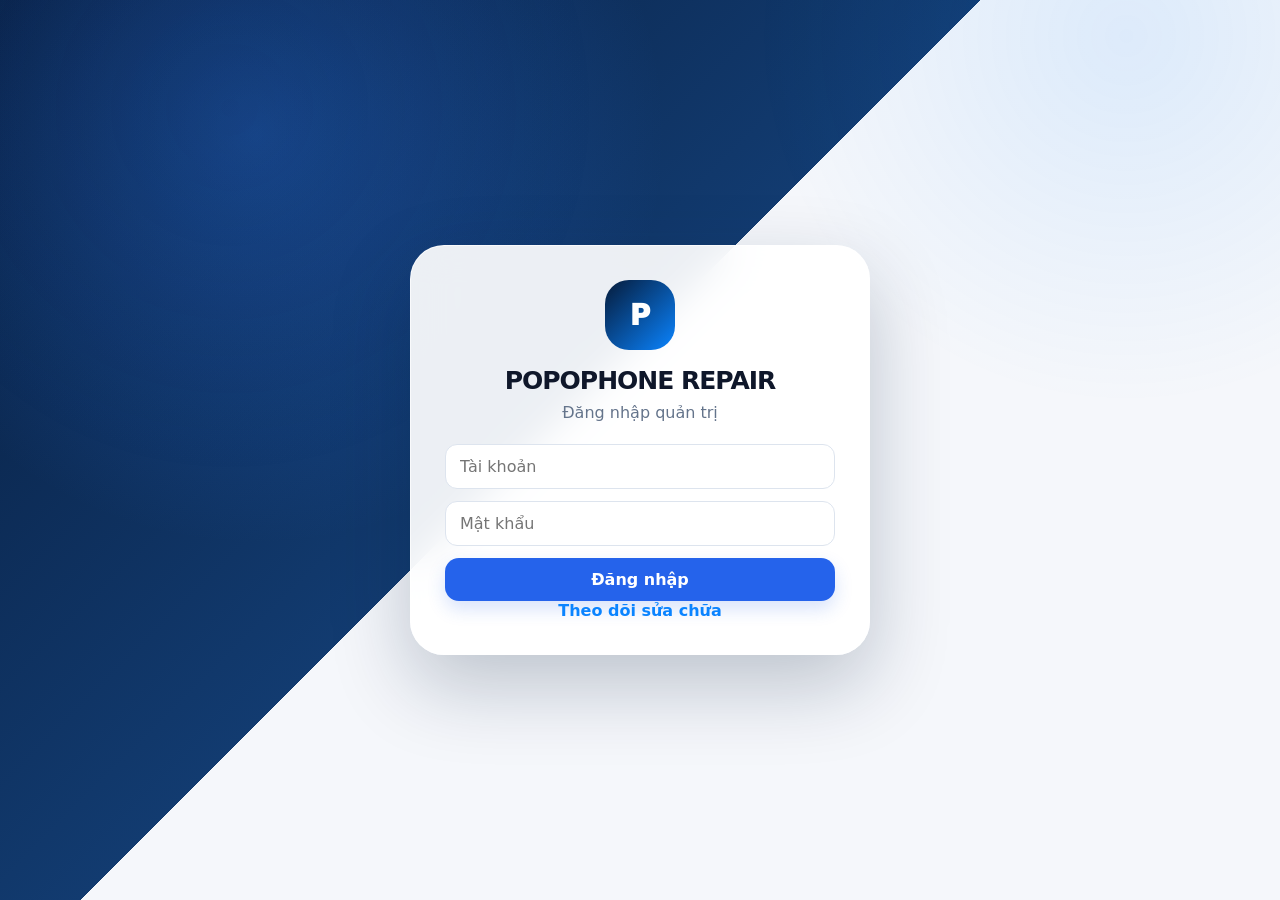
<file: index.html>
<!doctype html><html lang="vi"><head><meta charset="UTF-8"><meta name="viewport" content="width=device-width,initial-scale=1"><meta http-equiv="refresh" content="0;url=login.html"><title>POPOPHONE · Theo dõi sửa chữa</title></head><body><a href="login.html">Đăng nhập theo dõi sửa chữa</a></body></html>
</file>
<file: css/operations.css>
.ops-app{margin:0;background:#f3f6fc;color:#18314f;font:14px/1.5 system-ui,sans-serif}.ops-app *{box-sizing:border-box}.ops-app button,.ops-app input,.ops-app select,.ops-app textarea{font:inherit}.ops-app button{cursor:pointer}.ops-shell{max-width:1040px;margin:auto;padding:24px}.ops-header{display:flex;justify-content:space-between;align-items:center}.ops-brand{font-size:12px;letter-spacing:1.5px;font-weight:800;color:#2470bb}.ops-header h1{font-size:24px;line-height:1.25;margin:4px 0}.ops-header>button{background:white;border:1px solid #dce5f2;border-radius:12px;font-size:24px;width:44px;height:44px;color:#1765ad}.ops-user{display:flex;justify-content:space-between;align-items:center;margin:18px 0;color:#61748b;font-size:12px}.ops-user b{color:#233e60;margin-right:8px}.ops-user button{border:0;background:none;color:#61748b}.ops-toolbar{display:flex;justify-content:space-between;gap:16px;align-items:center;margin-bottom:20px}.ops-nav{display:flex;background:#e7eef8;padding:4px;border-radius:12px;gap:2px}.ops-nav button{border:0;background:none;padding:9px 16px;border-radius:9px;font-size:13px;white-space:nowrap;color:#5c708c;font-weight:650}.ops-nav button.active{background:#fff;color:#1765ad;box-shadow:0 2px 6px #163b6510}.ops-period{display:flex;gap:8px}.ops-period select,.ops-filters select{min-width:0;border:1px solid #dbe4f1;background:#fff;padding:10px 12px;border-radius:10px;color:#294662}.ops-kpis{display:grid;grid-template-columns:repeat(4,1fr);gap:12px}.ops-kpis button{display:flex;flex-direction:column;align-items:flex-start;padding:18px;border:1px solid #e0e8f2;border-radius:16px;background:white;color:#31516f}.ops-kpis strong{font-size:32px;color:#1765ad;line-height:1.2;margin-bottom:6px}.ops-kpis span{font-size:12px}.ops-section{background:white;border:1px solid #e0e8f2;border-radius:16px;margin-top:16px;padding:20px}.ops-section h2{font-size:16px;margin:0 0 14px}.ops-location-grid{display:grid;grid-template-columns:repeat(3,1fr);gap:10px}.ops-location-grid button{display:flex;align-items:center;justify-content:space-between;gap:12px;padding:14px;background:#f6f9fd;border:1px solid #e4ebf5;border-radius:10px;text-align:left;color:#38566f}.ops-location-grid b{font-size:22px;color:#1765ad}.ops-status-row{display:flex;justify-content:space-between;width:100%;padding:13px 0;background:none;border:0;border-bottom:1px solid #edf1f7;color:#294662;text-align:left}.ops-status-row:last-child{border-bottom:0}.ops-status-row b{color:#1765ad}.ops-filters{margin-bottom:12px}.ops-search{display:flex;gap:8px}.ops-search input{min-width:0;flex:1;width:100%;padding:12px;background:white;border:1px solid #dbe4f1;border-radius:10px}.ops-search button,.ops-actions button,.ops-pager button{border:1px solid #d9e4f2;border-radius:9px;background:white;padding:9px 14px;color:#215c97}.ops-filter-grid{display:grid;grid-template-columns:1fr 1fr;gap:8px;margin-top:8px}.ops-count{margin:14px 2px;color:#627b93;font-size:13px}.ops-card{background:white;border:1px solid #e0e8f2;border-radius:16px;padding:18px;margin-bottom:12px}.ops-card-head{display:flex;justify-content:space-between;align-items:flex-start;gap:12px}.ops-card-head b{font-size:12px;color:#6b7e94}.ops-card h3{font-size:17px;margin:4px 0 0}.ops-badge{font-size:11px;padding:5px 8px;background:#edf5ff;color:#246caf;border-radius:8px;max-width:48%;text-align:right}.ops-position{display:inline-block;padding:5px 9px;border-radius:8px;background:#f0f4f9;color:#48617e;font-size:12px;margin:12px 0}.ops-info{display:grid;grid-template-columns:1fr 1fr;gap:10px}.ops-info span{font-size:11px;color:#7b8ba0}.ops-info b{display:block;font-size:13px;font-weight:600;color:#2d4664}.ops-service{margin:12px 0;color:#566f8b;font-size:13px}.ops-actions{display:flex;gap:8px;flex-wrap:wrap}.ops-app .primary{background:#1765ad;border:1px solid #1765ad;color:white}.ops-pager{display:flex;gap:16px;align-items:center;justify-content:center;margin:20px 0}.ops-loading,.ops-empty{padding:40px;text-align:center;color:#73879f}.ops-error{background:#fff0f0;color:#a73434;padding:20px;border-radius:12px}.ops-error button{display:block;margin-top:10px}.ops-backdrop{position:fixed;inset:0;background:#17355666;z-index:999;display:flex;justify-content:center;align-items:center;padding:20px}.ops-modal{width:100%;max-width:520px;max-height:90dvh;overflow:auto;background:white;border-radius:20px;padding:22px}.ops-modal-head{display:flex;justify-content:space-between;align-items:center;margin-bottom:20px}.ops-modal-head h2{font-size:18px;margin:0}.ops-modal-head button{border:0;background:#f0f4f9;font-size:22px;border-radius:50%;width:32px;height:32px;color:#5c7492}.ops-detail>div{display:flex;justify-content:space-between;gap:16px;padding:12px 0;border-bottom:1px solid #edf1f7}.ops-detail span{color:#70829a}.ops-detail b{text-align:right;max-width:65%;font-weight:600;overflow-wrap:anywhere}.ops-form{display:flex;flex-direction:column;gap:16px}.ops-form label{font-size:13px;color:#5f7690}.ops-form input,.ops-form select,.ops-form textarea{display:block;width:100%;padding:12px;border:1px solid #d9e3ef;border-radius:10px;margin-top:6px;background:white;color:#263f5c}.ops-form textarea{min-height:90px}.ops-form>button{border-radius:10px;padding:13px}.ops-form-error{color:#b53a3a;font-size:13px;margin:0}.ops-app.modal-open{overflow:hidden}.ops-app [hidden]{display:none!important}@media(max-width:620px){.ops-shell{padding:18px 14px}.ops-header h1{font-size:21px}.ops-toolbar{flex-direction:column;align-items:stretch;gap:12px}.ops-nav{width:100%}.ops-nav button{flex:1;padding:10px 6px}.ops-period{display:grid;grid-template-columns:1fr 1fr}.ops-period select{width:100%}.ops-kpis{grid-template-columns:1fr 1fr;gap:10px}.ops-kpis button{padding:16px}.ops-location-grid{grid-template-columns:1fr}.ops-location-grid button{padding:12px}.ops-section{padding:16px}.ops-card{padding:16px}.ops-backdrop{padding:0;align-items:flex-end}.ops-modal{max-height:92dvh;border-radius:20px 20px 0 0;padding:20px 18px max(20px,env(safe-area-inset-bottom))}.ops-filter-grid select{font-size:12px;padding:11px 8px}.ops-app input{font-size:16px}}

.ops-shell>.ops-period{justify-content:flex-start;margin:0 0 14px}.ops-toolbar{margin-bottom:20px}.ops-status-row small{display:block;font-size:12px;color:#70859c;margin-top:3px}.ops-status-row>b{font-size:13px;white-space:nowrap}.ops-imei{display:block;font-size:14px;color:#2e608e;font-weight:600;margin-top:4px;overflow-wrap:anywhere}.ops-section-heading{display:flex;justify-content:space-between;align-items:center;gap:8px;margin-bottom:14px}.ops-section-heading h2{margin:0}.ops-section-heading button{border:0;background:#edf5ff;color:#246caf;border-radius:8px;padding:8px 10px;font-size:12px}.ops-late .ops-card{border-color:#f1d5d5}.ops-late .ops-badge{background:#fff0ef;color:#ae4940}@media(max-width:620px){.ops-shell>.ops-period{display:grid;grid-template-columns:1fr 1fr}.ops-shell>.ops-period select{width:100%}.ops-late{padding:12px}.ops-imei{font-size:13px}}

.ops-daily-head{display:flex;align-items:center;justify-content:space-between;margin:2px 0 12px}.ops-daily-head h2{font-size:17px;margin:0}.ops-daily-head>span{color:#788ba3;font-size:12px}.ops-kpis.ops-daily{grid-template-columns:repeat(3,minmax(0,1fr));gap:10px}.ops-daily button{padding:18px 12px}.ops-daily button:nth-child(2) strong{color:#22836f}.ops-daily button:nth-child(3) strong{color:#bb7522}.ops-today-pending{font-size:12px;color:#6a7f99;margin:10px 0 16px}.ops-period-summary{display:grid;grid-template-columns:1fr 1fr;gap:10px}.ops-period-summary button{display:flex;align-items:center;justify-content:space-between;gap:8px;padding:12px 14px;background:#fff;border:1px solid #e0e8f2;border-radius:12px;color:#58708e;font-size:12px}.ops-period-summary b{font-size:18px;color:#315779}@media(max-width:620px){.ops-daily strong{font-size:30px}.ops-daily span{font-size:11px}.ops-daily button{padding:15px 10px}.ops-kpis.ops-daily{gap:8px}}

.ops-branch{font-weight:750;color:#b52635;background:#fff0f1;padding:7px 10px;border-radius:8px;margin-bottom:12px;font-size:13px}.ops-card-head .ops-imei-main{font-size:14px;color:#315c86;overflow-wrap:anywhere}.ops-card .ops-info{margin-top:14px}.ops-receipts{display:flex;flex-wrap:wrap;gap:6px;margin:12px 0;font-size:11px;color:#637a92}.ops-receipts span{background:#f1f5fa;border-radius:6px;padding:4px 7px}.ops-detail-section{border-top:1px solid #e3ebf5;margin-top:20px;padding-top:14px}.ops-detail-section h3{font-size:15px;margin:0 0 10px}.ops-detail-section p{font-size:13px;color:#526b86;white-space:pre-wrap;overflow-wrap:anywhere}.ops-detail-section button{border:1px solid #dbe5f3;border-radius:8px;padding:8px 12px;background:#f0f6ff;color:#215c97}.ops-history{border-left:2px solid #d8e7f8;margin:12px 0;padding-left:12px}.ops-history small{display:block;color:#8191a5}.ops-history>b{display:block;font-size:13px;margin-top:4px}.ops-history p{margin:5px 0}

.ops-services{border:1px solid #ddd;border-radius:12px;padding:12px;min-width:0}.ops-services legend{font-weight:700}.ops-service-options{max-height:260px;overflow:auto;margin-top:10px}.ops-service-options label{display:flex;align-items:center;gap:12px;padding:10px 4px;cursor:pointer}.ops-service-options label[hidden]{display:none}.ops-service-options input[type=checkbox]{width:20px;height:20px;flex:none;accent-color:#c62828}.ops-service-options span{overflow-wrap:anywhere}

.ops-status-chips{display:flex;gap:9px;overflow-x:auto;padding:8px 0 14px;margin-bottom:8px;scrollbar-width:thin}.ops-status-chip{display:flex;align-items:center;gap:9px;flex:none;border:1px solid #dbe3eb;border-radius:999px;background:#f1f4f8;color:#45566c;padding:10px 14px;white-space:nowrap;font-weight:600;min-height:44px}.ops-status-chip b{display:flex;align-items:center;justify-content:center;min-width:26px;height:26px;padding:0 6px;border-radius:999px;background:#dce4ed;color:#34475f}.ops-status-chip.active{border-color:#2676bb;background:#e8f2fb;color:#1b639e}.ops-status-chip.active b{background:#246ca9;color:white}.ops-status-chip.handover{border-color:#aec692;color:#47711e;background:#f0f5e9}.ops-status-chip.handover b{background:#4e791f;color:white}

.ops-workspaces{display:flex;gap:4px;background:#e7eef8;padding:4px;border-radius:12px;margin:0 0 16px}.ops-workspaces a{flex:1;text-align:center;text-decoration:none;color:#5c708c;font-size:13px;font-weight:650;padding:10px 12px;border-radius:9px}.ops-workspaces a[aria-current=page]{background:white;color:#1765ad;box-shadow:0 2px 6px #163b6510}
</file>
<file: css/admin.css>
/* Shared operations.css owns the app shell, navigation, cards and typography. */
.admin-app .tab{display:none}.admin-app .tab.active{display:block}.admin-operations-link{display:block;font-size:13px;text-decoration:none;color:#246caf;margin-bottom:16px}.admin-app .ops-nav{width:100%;overflow:auto}.admin-app .ops-nav button{flex:1}.admin-app .overview-data-status{font-size:12px;color:#73879f;margin:0 0 16px}.admin-app .overview-data-status.error{color:#a73434}.global-filter-bar{display:flex;flex-wrap:wrap;gap:8px;margin-bottom:16px}.global-filter-item{display:flex;flex-direction:column;gap:5px;min-width:0;flex:1}.global-filter-label{font-size:11px;color:#70829a}.global-filter-bar input,.global-filter-bar select{width:100%;height:44px}.global-filter-range{display:flex;gap:8px;flex:2}.global-filter-reset{align-self:flex-end;min-height:44px}.global-filter-separator,.global-range-arrow{display:none}.admin-app input,.admin-app select,.admin-app textarea{font:inherit;min-width:0;max-width:100%;padding:11px 12px;border:1px solid #dbe4f1;background:white;border-radius:10px;color:#294662}.admin-app input[type=checkbox]{width:18px;height:18px}.admin-app button{font:inherit}.admin-finance{margin-bottom:12px}.admin-metric{display:flex;flex-direction:column;align-items:flex-start;padding:18px;border:1px solid #e0e8f2;border-radius:16px;background:white;color:#31516f;min-width:0}.admin-metric strong{font-size:25px;line-height:1.25;color:#1765ad;margin-bottom:6px;overflow-wrap:anywhere}.admin-metric span{font-size:12px}.admin-metric.profit strong{color:#22836f}.admin-app .ops-period-summary>div{display:flex;align-items:center;justify-content:space-between;gap:8px;padding:12px 14px;background:white;border:1px solid #e0e8f2;border-radius:12px;color:#58708e;font-size:12px}.admin-app .ops-period-summary b{font-size:18px;color:#315779}.admin-app .ops-status-row{gap:12px;align-items:center}.admin-app .ops-status-row b{flex:none}.admin-week{display:grid;grid-template-columns:.7fr 1fr 1fr;gap:12px;padding:14px 0;border-bottom:1px solid #edf1f7;align-items:center}.admin-week:last-child{border:0}.admin-week small{display:block;font-size:11px;color:#73879f;font-weight:400;margin-top:4px}.admin-week span{display:block;font-size:11px;color:#73879f}.admin-week strong{font-size:14px;color:#315779;overflow-wrap:anywhere}.admin-app .panel{background:white;border:1px solid #e0e8f2;border-radius:16px;padding:20px;margin-top:16px;min-width:0}.panel-head{display:flex;justify-content:space-between;align-items:center;gap:10px;margin-bottom:14px}.panel-head h3{font-size:16px;margin:0}.filter-row,.matrix-toolbar{display:grid;grid-template-columns:repeat(2,minmax(0,1fr));gap:8px;margin-bottom:14px}.admin-app .primary-btn,.admin-app .ghost-btn,.admin-app .mini-btn{border:1px solid #d9e4f2;border-radius:9px;background:white;padding:9px 14px;color:#215c97;min-height:40px}.admin-app .primary-btn{background:#1765ad;border-color:#1765ad;color:white}.admin-cost-list{display:grid;grid-template-columns:1fr 1fr;gap:12px}.admin-cost-list .ops-card{margin:0}.admin-app #cost>.panel{padding:0;background:none;border:0}.admin-app .admin-material-note,.admin-app .admin-payment{font-size:12px;color:#70829b;margin:8px 0}.warning-line{background:#fff8ed;color:#9e702a;padding:10px;border-radius:8px;font-size:12px;margin:10px 0}.table-wrap{max-width:100%;overflow:auto}.admin-app table{width:100%;border-collapse:collapse;font-size:12px}.admin-app td,.admin-app th{padding:11px 9px;text-align:left;border-bottom:1px solid #edf1f7;min-width:65px;overflow-wrap:anywhere}.admin-app th{font-weight:600;font-size:11px;color:#6b7f97;background:#f6f9fd}.kpi-grid{display:grid;grid-template-columns:repeat(2,minmax(0,1fr));gap:10px}.kpi-card{background:#f6f9fd;border:1px solid #e4ebf5;border-radius:10px;padding:14px}.kpi-card span{display:block;font-size:11px;color:#70829b}.kpi-card b{display:block;font-size:18px;color:#315779;margin-top:5px;overflow-wrap:anywhere}.supplier-grid{display:grid;grid-template-columns:1fr 1fr;gap:12px}.supplier-card{background:#f6f9fd;border:1px solid #e4ebf5;border-radius:12px;padding:14px;min-width:0}.supplier-card h4{font-size:14px;margin:0 0 10px}.supplier-card ul{padding-left:18px;font-size:13px}.admin-loading>*{display:none}.admin-loading::after{content:'Đang tải dữ liệu…';display:block;background:white;border-radius:16px;padding:40px;text-align:center;color:#73879f}.modal{position:fixed;inset:0;background:#17355666;z-index:999;display:none;align-items:center;justify-content:center;padding:20px}.modal.show{display:flex}.modal-card{width:100%;max-width:720px;max-height:90dvh;overflow:auto;background:white;border-radius:20px;padding:22px}.modal-card h2{font-size:18px;margin:0 0 12px}.form-grid{display:grid;grid-template-columns:1fr 1fr;gap:14px}.form-grid label span{display:block;font-size:12px;color:#70829b;margin-bottom:6px}.form-grid input,.form-grid select{width:100%}.span-3{grid-column:1/-1}.material-row{display:grid;grid-template-columns:1fr 1fr;gap:8px;padding:12px;border:1px solid #e4ebf5;border-radius:12px;margin-top:10px}.form-actions,.sub-head,.action-group{display:flex;justify-content:space-between;gap:8px;align-items:center;flex-wrap:wrap}.form-actions{margin-top:16px}.detail-header{display:flex;justify-content:space-between;gap:12px;flex-wrap:wrap}.detail-grid{display:grid;grid-template-columns:1fr 1fr;gap:12px}.detail-grid section{background:#f6f9fd;border-radius:12px;padding:14px}.detail-grid p{font-size:13px}.status-pill{font-size:11px;padding:5px 8px;background:#edf5ff;color:#246caf;border-radius:8px;height:max-content}.timeline-item{border-left:2px solid #d8e7f8;padding:0 0 14px 12px;margin-top:12px;font-size:13px}.timeline-item small{color:#73879f}.toast{position:fixed;left:50%;bottom:20px;transform:translateX(-50%);background:#18314f;color:white;border-radius:10px;padding:10px 14px;opacity:0;pointer-events:none;z-index:1200;max-width:90vw}.toast.show{opacity:1}.print-area{display:none}
/* Reports use the same restrained section and row styling. */
.exec-report-book{display:grid;gap:16px;margin-top:16px}.exec-cover{display:none}.exec-page{background:white;border:1px solid #e0e8f2;border-radius:16px;padding:16px;min-width:0}.exec-page-head{margin-bottom:16px}.exec-page-head h2{font-size:16px;margin:0 0 6px}.exec-page-head p{font-size:12px;color:#73879f;margin:0}.exec-number,.exec-mini-brand,.exec-kpi-icon{display:none}.exec-kpi-grid{display:grid;grid-template-columns:repeat(3,minmax(0,1fr));gap:8px;margin-bottom:14px}.exec-kpi{background:#f6f9fd;border:1px solid #e4ebf5;border-radius:10px;padding:12px;min-width:0}.exec-kpi span,.exec-kpi em{display:block;font-size:11px;color:#73879f;font-style:normal}.exec-kpi b{display:block;font-size:20px;color:#1765ad;margin:6px 0;overflow-wrap:anywhere}.exec-two-col{display:grid;grid-template-columns:1fr 1fr;gap:12px}.exec-panel,.exec-note,.exec-feature-card{border:1px solid #e4ebf5;background:#f6f9fd;border-radius:12px;padding:14px;margin-bottom:12px;min-width:0}.exec-panel h3,.exec-note h3{font-size:14px;margin:0 0 12px}.exec-rank-row,.exec-tech-row{display:grid;grid-template-columns:28px minmax(0,1fr) auto;gap:8px;padding:10px 0;border-bottom:1px solid #e4ebf5;align-items:center}.exec-rank-main b,.exec-rank-value b{display:block;font-size:13px}.exec-rank-main small,.exec-rank-value span,.exec-tech-row span{display:block;font-size:11px;color:#73879f}.exec-bar{display:block;height:6px;background:#e7eef8;border-radius:8px;margin-top:6px;overflow:hidden}.exec-bar i{display:block;height:100%;background:#2470bb}.exec-status-item{display:flex;justify-content:space-between;gap:10px;padding:12px 0;border-bottom:1px solid #e4ebf5;font-size:13px}.exec-status-item span{flex:none;color:#1765ad}.exec-order-card,.exec-machine-alert{display:flex;gap:10px;padding:12px 0;border-bottom:1px solid #e4ebf5}.exec-order-card span,.exec-machine-alert span,.exec-machine-alert em{display:block;font-size:12px;color:#73879f;font-style:normal;margin-top:5px}.exec-note ul,.exec-decision-list{margin:0;padding-left:18px;font-size:13px;line-height:1.6}.exec-donut{text-align:center;padding:20px}.exec-donut b{display:block;font-size:28px;color:#22836f}.exec-donut span{font-size:12px;color:#73879f}.exec-muted{font-size:12px;color:#73879f}.exec-feature-card{display:flex;gap:12px;align-items:center}.exec-trophy{font-size:28px}.exec-feature-card h3{font-size:18px;margin:5px 0}.exec-feature-card p{font-size:13px}.exec-feature-card span{font-size:12px;color:#73879f}.exec-footer{font-size:11px;color:#73879f;margin-top:12px}.exec-footer b,.exec-quote{display:none}.exec-sign-row{display:flex;gap:20px;font-size:12px;margin-top:18px}.exec-sign-row span{display:block;color:#73879f}.exec-empty{padding:20px;text-align:center;color:#73879f;font-size:13px}
@media(max-width:620px){.global-filter-bar{display:grid!important;grid-template-columns:1fr 1fr}.global-filter-range{grid-column:1/-1}.global-filter-reset{justify-self:start}.admin-app .ops-nav button{flex:none;font-size:12px;padding:10px 9px}.admin-metric{padding:16px}.admin-metric strong{font-size:23px}.admin-cost-list,.supplier-grid,.detail-grid,.form-grid,.exec-two-col{grid-template-columns:1fr}.admin-app .panel{padding:16px}.modal{padding:0;align-items:flex-end}.modal-card{max-height:92dvh;border-radius:20px 20px 0 0;padding:20px 18px max(20px,env(safe-area-inset-bottom))}.admin-app input{font-size:16px}.admin-week{gap:8px;font-size:13px}.admin-week strong{font-size:12px}.exec-kpi-grid{grid-template-columns:1fr 1fr}.exec-kpi b{font-size:18px}.matrix-toolbar select{grid-column:1/-1}}
@media print{@page{size:A4;margin:12mm}.admin-app>.ops-shell,.admin-app>.modal,.admin-app>.toast{display:none!important}.print-area{display:block}.exec-report-book{display:block}.exec-page{border:0;padding:0;break-after:page;border-radius:0}.exec-page:last-child{break-after:auto}.exec-two-col{grid-template-columns:1fr 1fr}.exec-kpi-grid{grid-template-columns:repeat(3,1fr)}.exec-panel,.exec-note{break-inside:avoid}}
/* One aligned filter card; avoid Safari's oversized month input. */
.admin-app .admin-filter-card{display:block!important;background:white;border:1px solid #e0e8f2;border-radius:16px;padding:16px;margin:0 0 16px}.admin-period-row{display:grid;grid-template-columns:minmax(0,1fr) minmax(0,1fr);gap:10px;margin-bottom:12px}.admin-filter-card label{display:flex;flex-direction:column;gap:6px;min-width:0}.admin-filter-card label>span{font-size:11px;color:#73879f}.admin-filter-card select,.admin-filter-card input{width:100%;min-height:44px;height:44px;font-size:14px;box-sizing:border-box}.admin-branch-filter{width:100%}.admin-filter-footer{display:flex;justify-content:space-between;align-items:flex-start;gap:12px;margin-top:12px;padding-top:12px;border-top:1px solid #edf1f7}.admin-filter-footer details{min-width:0;flex:1}.admin-filter-footer summary{list-style:none;font-size:12px;color:#5f7690;cursor:pointer;padding:5px 0}.admin-filter-footer summary::-webkit-details-marker{display:none}.admin-filter-footer summary::after{content:'⌄';margin-left:7px}.admin-filter-footer details[open] summary::after{content:'⌃'}.admin-app .admin-reset{border:0;background:none;color:#246caf;padding:5px 0;font-size:12px;white-space:nowrap}.admin-range-fields{display:grid;grid-template-columns:minmax(0,1fr) minmax(0,1fr);gap:8px;padding-top:12px}.admin-range-fields button{grid-column:1/-1}.admin-filter-footer:has(details[open]){flex-wrap:wrap}.admin-filter-footer details[open]{flex-basis:100%}.admin-app .ops-nav{display:grid;grid-template-columns:repeat(4,minmax(0,1fr));overflow:visible}.admin-app .ops-nav button{white-space:normal;line-height:1.3;min-height:44px;font-size:12px;padding:8px 4px}.admin-app .ops-toolbar{margin-bottom:12px}.admin-app .overview-data-status{margin-bottom:18px}.admin-app .ops-user{margin:14px 0}.admin-app .admin-period-row[hidden]{display:none}
</file>
<file: css/style.css>
:root {
  --navy: #061b3a;
  --navy-2: #09295a;
  --blue: #0a84ff;
  --blue-2: #e8f2ff;
  --green: #16a34a;
  --yellow: #f59e0b;
  --red: #ef4444;
  --bg: #f5f7fb;
  --card: #ffffff;
  --text: #0f172a;
  --muted: #64748b;
  --line: #e2e8f0;
  --shadow: 0 24px 60px rgba(15, 23, 42, 0.08);
  --radius: 24px;
}

* {
  box-sizing: border-box;
}

body {
  margin: 0;
  font-family: Inter, ui-sans-serif, system-ui, -apple-system, BlinkMacSystemFont, "Segoe UI", sans-serif;
  background: var(--bg);
  color: var(--text);
}

button,
input,
select,
textarea {
  font: inherit;
}

button {
  cursor: pointer;
}

.hidden {
  display: none !important;
}

.primary-btn,
.ghost-btn,
.danger-btn,
.success-btn {
  border: 0;
  border-radius: 14px;
  padding: 12px 16px;
  font-weight: 800;
  transition: .18s ease;
  white-space: nowrap;
}

.primary-btn {
  background: linear-gradient(135deg, var(--navy), var(--blue));
  color: #fff;
  box-shadow: 0 12px 30px rgba(10, 132, 255, .22);
}

.success-btn {
  background: #dcfce7;
  color: #166534;
}

.danger-btn {
  background: #fee2e2;
  color: #991b1b;
}

.ghost-btn {
  background: #f1f5f9;
  color: #0f172a;
}

.primary-btn:hover,
.ghost-btn:hover,
.success-btn:hover,
.danger-btn:hover {
  transform: translateY(-1px);
}

input,
select,
textarea {
  width: 100%;
  border: 1px solid var(--line);
  border-radius: 14px;
  padding: 12px 14px;
  outline: none;
  background: #fff;
  color: var(--text);
}

textarea {
  min-height: 92px;
  resize: vertical;
}

input:focus,
select:focus,
textarea:focus {
  border-color: var(--blue);
  box-shadow: 0 0 0 4px rgba(10, 132, 255, .12);
}

.login-page {
  min-height: 100vh;
  display: grid;
  place-items: center;
  background:
    radial-gradient(circle at top left, rgba(10, 132, 255, .22), transparent 36%),
    linear-gradient(135deg, #061b3a, #0a2b5f 45%, #f8fafc 45%);
}

.login-shell {
  width: min(460px, calc(100% - 28px));
}

.login-card {
  background: rgba(255, 255, 255, .92);
  backdrop-filter: blur(18px);
  border: 1px solid rgba(255, 255, 255, .72);
  border-radius: 32px;
  box-shadow: var(--shadow);
  padding: 34px;
  text-align: center;
}

.login-logo,
.brand-mark {
  width: 58px;
  height: 58px;
  border-radius: 20px;
  display: grid;
  place-items: center;
  margin: 0 auto 16px;
  background: linear-gradient(135deg, var(--navy), var(--blue));
  color: #fff;
  font-weight: 950;
  font-size: 28px;
}

.login-card h1 {
  margin: 0;
  font-size: 25px;
  letter-spacing: -.6px;
}

.login-card p {
  color: var(--muted);
  margin: 8px 0 22px;
}

.login-form {
  display: grid;
  gap: 12px;
}

.login-demo {
  display: grid;
  gap: 5px;
  margin: 18px 0;
  padding: 14px;
  border-radius: 18px;
  background: #f8fafc;
  color: var(--muted);
  text-align: left;
  font-size: 14px;
}

.back-link {
  color: var(--blue);
  text-decoration: none;
  font-weight: 700;
}

.public-body {
  min-height: 100vh;
  background: #f7f9fd;
}

.public-header {
  position: sticky;
  top: 0;
  z-index: 10;
  display: flex;
  align-items: center;
  justify-content: space-between;
  gap: 14px;
  padding: 14px max(18px, 4vw);
  background: rgba(255, 255, 255, .88);
  backdrop-filter: blur(16px);
  border-bottom: 1px solid var(--line);
}

.public-brand {
  display: flex;
  align-items: center;
  gap: 12px;
  font-weight: 900;
}

.public-brand small {
  display: block;
  color: var(--muted);
  font-weight: 700;
}

.public-main {
  width: min(1080px, calc(100% - 28px));
  margin: 22px auto 60px;
}

.mobile-tabs {
  display: grid;
  grid-template-columns: repeat(2, 1fr);
  gap: 10px;
  margin-bottom: 16px;
}

.mobile-tabs button {
  border: 1px solid var(--line);
  border-radius: 18px;
  background: #fff;
  padding: 14px;
  font-weight: 900;
}

.mobile-tabs button.active {
  background: var(--navy);
  color: #fff;
  border-color: var(--navy);
}

.panel,
.form-panel,
.detail-card {
  background: var(--card);
  border: 1px solid var(--line);
  border-radius: var(--radius);
  box-shadow: 0 14px 44px rgba(15, 23, 42, .05);
}

.form-panel {
  padding: 22px;
}

.panel {
  padding: 20px;
}

.panel-head {
  display: flex;
  align-items: flex-start;
  justify-content: space-between;
  gap: 12px;
  margin-bottom: 16px;
}

.panel h2,
.panel h3,
.form-panel h2,
.form-panel h3 {
  margin: 0;
  letter-spacing: -.4px;
}

.panel p,
.form-panel p {
  color: var(--muted);
  margin: 6px 0 0;
}

.form-grid {
  display: grid;
  grid-template-columns: repeat(3, 1fr);
  gap: 14px;
}

.form-grid label {
  display: grid;
  gap: 7px;
  font-size: 13px;
  color: var(--muted);
  font-weight: 800;
}

.span-2 {
  grid-column: span 2;
}

.span-3 {
  grid-column: 1 / -1;
}

.form-actions {
  display: flex;
  gap: 10px;
  justify-content: flex-end;
  grid-column: 1 / -1;
}

.search-row,
.filter-row {
  display: grid;
  grid-template-columns: 2fr repeat(5, 1fr) auto;
  gap: 10px;
  margin-bottom: 14px;
}

.app-shell {
  display: grid;
  grid-template-columns: 280px 1fr;
  min-height: 100vh;
}

.sidebar {
  position: sticky;
  top: 0;
  height: 100vh;
  padding: 22px;
  background: #071b38;
  color: #fff;
  display: flex;
  flex-direction: column;
  gap: 22px;
}

.brand {
  display: flex;
  align-items: center;
  gap: 12px;
}

.brand-mark {
  margin: 0;
  width: 46px;
  height: 46px;
  border-radius: 16px;
  background: rgba(255, 255, 255, .13);
}

.brand h1 {
  margin: 0;
  font-size: 18px;
}

.brand p {
  margin: 2px 0 0;
  color: rgba(255, 255, 255, .7);
  font-size: 13px;
}

.nav {
  display: grid;
  gap: 8px;
}

.nav button {
  text-align: left;
  border: 0;
  padding: 13px 14px;
  border-radius: 16px;
  color: rgba(255, 255, 255, .82);
  background: transparent;
  font-weight: 800;
}

.nav button.active,
.nav button:hover {
  background: rgba(255, 255, 255, .12);
  color: #fff;
}

.user-card {
  margin-top: auto;
  padding: 14px;
  border-radius: 18px;
  background: rgba(255, 255, 255, .1);
}

.user-card b,
.user-card small {
  display: block;
}

.user-card small {
  color: rgba(255, 255, 255, .68);
  margin: 4px 0 12px;
}

.content {
  padding: 24px;
  overflow: hidden;
}

.topbar {
  display: flex;
  justify-content: space-between;
  gap: 16px;
  align-items: center;
  margin-bottom: 20px;
}

.topbar h1 {
  margin: 0;
  font-size: 28px;
  letter-spacing: -.7px;
}

.topbar p {
  margin: 5px 0 0;
  color: var(--muted);
}

.top-actions {
  display: flex;
  gap: 10px;
}

.tab {
  display: none;
}

.tab.active {
  display: block;
}

.kpi-grid {
  display: grid;
  grid-template-columns: repeat(5, 1fr);
  gap: 14px;
  margin-bottom: 16px;
}

.kpi-card {
  background: #fff;
  border: 1px solid var(--line);
  border-radius: 22px;
  padding: 18px;
  box-shadow: 0 12px 34px rgba(15, 23, 42, .05);
}

.kpi-card span {
  display: block;
  color: var(--muted);
  font-weight: 800;
  font-size: 13px;
}

.kpi-card b {
  display: block;
  margin-top: 8px;
  font-size: 28px;
  letter-spacing: -.9px;
}

.kpi-card.danger b {
  color: var(--red);
}

.kpi-card.warn b {
  color: var(--yellow);
}

.dashboard-grid-2 {
  display: grid;
  grid-template-columns: 1.1fr .9fr;
  gap: 16px;
  margin-bottom: 16px;
}

.dashboard-grid-3 {
  display: grid;
  grid-template-columns: repeat(3, 1fr);
  gap: 16px;
  margin-bottom: 16px;
}

.full-width {
  grid-column: 1 / -1;
  margin-bottom: 16px;
}

.table-wrap {
  width: 100%;
  overflow-x: auto;
  border: 1px solid var(--line);
  border-radius: 18px;
  background: #fff;
}

table {
  width: 100%;
  border-collapse: collapse;
  min-width: 860px;
}

th,
td {
  padding: 13px 14px;
  border-bottom: 1px solid var(--line);
  text-align: left;
  vertical-align: middle;
  white-space: nowrap;
}

th {
  background: #f8fafc;
  color: #475569;
  font-size: 12px;
  text-transform: uppercase;
  letter-spacing: .04em;
}

tbody tr:hover {
  background: #f8fafc;
}

.status-pill,
.role-pill {
  display: inline-flex;
  align-items: center;
  border-radius: 999px;
  padding: 6px 10px;
  background: #f1f5f9;
  font-size: 12px;
  font-weight: 900;
}

.status-pill.done {
  background: #dcfce7;
  color: #166534;
}

.status-pill.wait {
  background: #fef3c7;
  color: #92400e;
}

.status-pill.danger {
  background: #fee2e2;
  color: #991b1b;
}

.action-group {
  display: flex;
  gap: 7px;
}

.action-group button {
  padding: 8px 10px;
  border-radius: 11px;
  border: 1px solid var(--line);
  background: #fff;
  font-weight: 800;
}

.rank-list,
.service-type-list {
  display: grid;
  gap: 10px;
}

.rank-row,
.type-row {
  display: grid;
  grid-template-columns: 1fr auto;
  gap: 12px;
  align-items: center;
}

.type-bar {
  grid-column: 1 / -1;
  height: 9px;
  background: #e2e8f0;
  border-radius: 999px;
  overflow: hidden;
}

.type-bar i {
  display: block;
  height: 100%;
  background: linear-gradient(90deg, var(--navy), var(--blue));
}

.matrix-toolbar {
  display: grid;
  grid-template-columns: 1.4fr 1.4fr 120px;
  gap: 10px;
  margin-bottom: 12px;
}

.matrix-table th:first-child,
.matrix-table td:first-child {
  position: sticky;
  left: 0;
  background: #fff;
  z-index: 2;
  font-weight: 900;
}

.matrix-table th:first-child {
  background: #f8fafc;
}

.heat-0 {
  background: #fff;
}

.heat-1 {
  background: #eff6ff;
}

.heat-2 {
  background: #bfdbfe;
}

.heat-3 {
  background: #60a5fa;
  color: #fff;
  font-weight: 900;
}

.heat-4 {
  background: #1d4ed8;
  color: #fff;
  font-weight: 900;
}

.material-summary {
  display: grid;
  grid-template-columns: repeat(3, 1fr);
  gap: 10px;
  margin-bottom: 12px;
}

.material-summary div {
  padding: 14px;
  border-radius: 18px;
  background: #f8fafc;
}

.mobile-list {
  display: grid;
  gap: 10px;
}

.job-card {
  border: 1px solid var(--line);
  border-radius: 20px;
  background: #fff;
  padding: 14px;
  display: grid;
  gap: 10px;
}

.job-card h3 {
  margin: 0;
  font-size: 18px;
}

.job-meta {
  display: grid;
  grid-template-columns: repeat(2, 1fr);
  gap: 8px;
  color: var(--muted);
  font-size: 13px;
}

.modal {
  position: fixed;
  inset: 0;
  z-index: 50;
  display: none;
  align-items: center;
  justify-content: center;
  background: rgba(2, 6, 23, .58);
  padding: 18px;
}

.modal.show {
  display: flex;
}

.modal-card {
  width: min(1000px, 100%);
  max-height: 92vh;
  overflow: auto;
  background: #fff;
  border-radius: 28px;
  box-shadow: var(--shadow);
  padding: 22px;
}

.detail-hero {
  display: flex;
  justify-content: space-between;
  gap: 14px;
  padding: 18px;
  border-radius: 22px;
  background: linear-gradient(135deg, #f8fafc, #eef6ff);
  margin-bottom: 16px;
}

.timeline {
  display: grid;
  gap: 10px;
}

.timeline-row {
  display: grid;
  grid-template-columns: 130px 1fr;
  gap: 12px;
  align-items: start;
  border-left: 3px solid #dbeafe;
  padding-left: 12px;
}

.toast {
  position: fixed;
  right: 18px;
  bottom: 18px;
  z-index: 80;
  transform: translateY(20px);
  opacity: 0;
  pointer-events: none;
  background: #0f172a;
  color: #fff;
  border-radius: 16px;
  padding: 14px 16px;
  box-shadow: var(--shadow);
  transition: .18s ease;
  font-weight: 800;
}

.toast.show {
  transform: translateY(0);
  opacity: 1;
}

.toast.error {
  background: #991b1b;
}

.print-area {
  display: none;
}

@media print {
  body * {
    visibility: hidden;
  }

  .print-area,
  .print-area * {
    visibility: visible;
  }

  .print-area {
    display: block;
    position: absolute;
    inset: 0;
    padding: 24px;
    background: #fff;
  }
}

@media (max-width: 980px) {
  .app-shell {
    grid-template-columns: 1fr;
  }

  .sidebar {
    position: static;
    height: auto;
    padding: 12px;
    flex-direction: row;
    align-items: center;
    overflow-x: auto;
  }

  .brand p,
  .user-card {
    display: none;
  }

  .nav {
    display: flex;
    overflow-x: auto;
  }

  .nav button {
    white-space: nowrap;
  }

  .content {
    padding: 14px;
  }

  .topbar {
    align-items: flex-start;
    flex-direction: column;
  }

  .kpi-grid,
  .dashboard-grid-2,
  .dashboard-grid-3,
  .form-grid {
    grid-template-columns: 1fr;
  }

  .span-2,
  .span-3 {
    grid-column: auto;
  }

  .search-row,
  .filter-row,
  .matrix-toolbar {
    grid-template-columns: 1fr;
  }

  .desktop-only {
    display: none !important;
  }

  .panel,
  .form-panel {
    padding: 16px;
    border-radius: 20px;
  }

  .kpi-card b {
    font-size: 24px;
  }
}

/* V9.1 FINAL + Multi Service/Material */
.modal-card.wide{max-width:980px;width:min(980px,96vw)}
.kpi-grid.compact{grid-template-columns:repeat(auto-fit,minmax(145px,1fr));gap:12px}
.check-list{max-height:320px;overflow:auto;border:1px solid #e5e7eb;border-radius:16px;padding:10px;background:#f8fafc;display:grid;grid-template-columns:repeat(auto-fit,minmax(210px,1fr));gap:8px}
.check-row{display:grid;grid-template-columns:auto 1fr auto;gap:8px;align-items:center;padding:10px;border-radius:12px;background:#fff;border:1px solid #eef2f7;cursor:pointer}
.check-row:hover{border-color:#0a84ff;box-shadow:0 6px 16px rgba(15,23,42,.08)}
.check-row input{width:auto;margin:0}
.check-row small{color:#64748b;font-size:12px}
.sub-head{display:flex;justify-content:space-between;align-items:center;margin:8px 0 10px}
.material-lines{display:flex;flex-direction:column;gap:8px}
.material-row{display:grid;grid-template-columns:1fr 1.7fr .6fr .9fr 1fr auto;gap:8px;align-items:center;padding:10px;border:1px solid #e5e7eb;border-radius:14px;background:#f8fafc}
.cost-preview{margin-top:12px;display:flex;gap:14px;justify-content:flex-end;color:#334155}
.cost-preview b{color:#0f172a}
@media(max-width:760px){.material-row{grid-template-columns:1fr}.check-list{grid-template-columns:1fr}.modal-card.wide{width:96vw}.top-summary-grid{grid-template-columns:1fr!important}}

/* V9.1 public search service visibility */
.service-cell {
  max-width: 260px;
  min-width: 180px;
  white-space: normal;
  line-height: 1.45;
  font-weight: 700;
  color: #0f2748;
}
@media (max-width: 760px) {
  .service-cell { min-width: 220px; }
}

/* V9.2 Enterprise timeline + permission UI */
.lock-note{color:#64748b;font-size:11px;font-weight:700}
.job-head{display:flex;align-items:flex-start;justify-content:space-between;gap:12px}
.detail-header{display:flex;align-items:flex-start;justify-content:space-between;gap:16px;padding-bottom:16px;border-bottom:1px solid #e5e7eb;margin-bottom:16px}
.detail-header h2{margin:0 0 4px;font-size:24px;color:#0f172a}
.detail-header p{margin:0;color:#64748b}
.detail-grid{display:grid;grid-template-columns:repeat(3,minmax(0,1fr));gap:16px;margin:16px 0}
.detail-grid section{background:#f8fafc;border:1px solid #e5e7eb;border-radius:18px;padding:16px}
.detail-grid h3,.timeline-box h3{margin:0 0 10px;color:#0f172a}
.detail-grid p{margin:6px 0;color:#334155}
.detail-grid ul{margin:0;padding-left:18px;color:#334155;line-height:1.7}
.timeline-box{margin-top:16px;background:#fff;border:1px solid #e5e7eb;border-radius:20px;padding:18px}
.timeline{position:relative;display:flex;flex-direction:column;gap:14px}
.timeline-item{display:grid;grid-template-columns:22px 1fr;gap:10px;position:relative}
.timeline-item:before{content:"";position:absolute;left:10px;top:20px;bottom:-18px;width:2px;background:#e2e8f0}
.timeline-item:last-child:before{display:none}
.timeline-dot{width:12px;height:12px;border-radius:999px;background:#0a84ff;margin-top:4px;box-shadow:0 0 0 4px #dbeafe}
.timeline-item b{display:block;color:#0f172a;margin-bottom:4px}
.timeline-item p{margin:0;color:#334155}
.timeline-item small{color:#64748b}
@media(max-width:900px){.detail-grid{grid-template-columns:1fr}.detail-header{flex-direction:column}.detail-header h2{font-size:20px}}


/* V9.2 Enterprise final polish - work queues + modern lists */
.queue-section { margin: 0 0 18px; }
.queue-section h3 { display:flex; align-items:center; justify-content:space-between; margin: 0 0 10px; font-size: 16px; color: #0f172a; }
.queue-section h3 span { background:#eff6ff; color:#0b4aa2; border:1px solid #dbeafe; padding:4px 10px; border-radius:999px; font-size:12px; }
.queue-grid, .cost-board { display:grid; grid-template-columns: repeat(auto-fill,minmax(310px,1fr)); gap: 12px; }
.modern-card { border:1px solid #e2e8f0; background: linear-gradient(180deg,#ffffff,#fbfdff); box-shadow: 0 10px 24px rgba(15,23,42,.05); transition:.16s ease; }
.modern-card:hover { transform: translateY(-1px); box-shadow: 0 14px 32px rgba(15,23,42,.09); border-color:#bfdbfe; }
.job-head p { margin: 4px 0 0; color:#64748b; font-size:12px; }
.warning-line { display:flex; flex-wrap:wrap; gap:6px; }
.warn-chip { display:inline-flex; align-items:center; border-radius:999px; background:#fff7ed; color:#9a3412; border:1px solid #fed7aa; padding:5px 8px; font-size:12px; font-weight:800; }
.data-chip.lock { display:inline-flex; margin-top:6px; padding:3px 8px; border-radius:999px; background:#f1f5f9; color:#64748b; font-size:11px; font-weight:900; }
.code-text { letter-spacing:.02em; color:#0f2748; }
.mini-btn { border:1px solid #dbe3ef!important; background:#fff!important; color:#0f172a; border-radius:12px!important; padding:8px 11px!important; font-weight:900!important; }
.mini-btn.primary { background:#0a84ff!important; border-color:#0a84ff!important; color:#fff!important; }
.mini-btn.money { background:#0f2748!important; border-color:#0f2748!important; color:#fff!important; }
.mini-btn.done { background:#16a34a!important; border-color:#16a34a!important; color:#fff!important; }
.repair-table th, .repair-table td { padding: 12px 13px; }
.repair-table tbody tr { transition:.12s ease; }
.repair-table tbody tr:hover { background:#f0f7ff; }
.cost-card { display:grid; gap:9px; padding:14px; border-radius:20px; }
.cost-line { display:flex; justify-content:space-between; align-items:center; gap:12px; padding:8px 10px; border-radius:13px; background:#f8fafc; color:#475569; }
.cost-line b { color:#0f172a; }
@media (max-width: 760px) {
  .queue-grid, .cost-board { grid-template-columns:1fr; }
  .action-group { flex-wrap:wrap; }
}

/* Patch: fix KPI money overflow + admin finance cards */
.kpi-card {
  min-width: 0;
  overflow: hidden;
}
.kpi-card b {
  max-width: 100%;
  white-space: nowrap;
  overflow: hidden;
  text-overflow: ellipsis;
  font-size: clamp(20px, 1.8vw, 28px);
  letter-spacing: -0.6px;
}
.kpi-grid.compact {
  grid-template-columns: repeat(auto-fit, minmax(170px, 1fr));
}
.kpi-card.success b {
  color: #16a34a;
}
.table-wrap table {
  min-width: 760px;
}
#businessGrid .kpi-card b {
  font-size: clamp(19px, 1.55vw, 26px);
}
@media (max-width: 900px) {
  .kpi-grid.compact {
    grid-template-columns: repeat(auto-fit, minmax(150px, 1fr));
  }
  .kpi-card b {
    font-size: 22px;
  }
}

/* ===== POPOPHONE Repair 10/10 Polish Pack ===== */
:root {
  --soft-blue: #edf6ff;
  --soft-green: #ecfdf3;
  --soft-red: #fff1f2;
}

body::before {
  content: "";
  position: fixed;
  inset: 0;
  pointer-events: none;
  background:
    radial-gradient(circle at 88% 4%, rgba(10,132,255,.10), transparent 26%),
    radial-gradient(circle at 18% 12%, rgba(6,27,58,.08), transparent 28%);
  z-index: -1;
}

.panel,
.form-panel,
.detail-card,
.modal-card {
  border-color: rgba(226,232,240,.9);
  box-shadow: 0 18px 48px rgba(15,23,42,.07);
}

.sidebar {
  background:
    radial-gradient(circle at 20% 0%, rgba(10,132,255,.22), transparent 34%),
    linear-gradient(180deg, #061b3a 0%, #07172f 100%);
}

.nav button.active {
  background: linear-gradient(135deg, rgba(255,255,255,.20), rgba(255,255,255,.08));
  box-shadow: inset 3px 0 0 #60a5fa;
}

.kpi-card {
  position: relative;
  overflow: hidden;
}

.kpi-card::after {
  content: "";
  position: absolute;
  right: -22px;
  top: -22px;
  width: 74px;
  height: 74px;
  border-radius: 50%;
  background: rgba(10,132,255,.09);
}

.kpi-card.success b { color: var(--green); }
.kpi-card.warn b { color: var(--yellow); }

.rank-row,
.type-row,
.modern-card {
  padding: 12px;
  border: 1px solid var(--line);
  border-radius: 18px;
  background: linear-gradient(180deg, #fff, #fbfdff);
}

.table-wrap table tbody tr:nth-child(even) { background: #fbfdff; }
.code-text { color: var(--navy); letter-spacing: .02em; }
.service-cell { max-width: 280px; white-space: normal; line-height: 1.45; }
.warn-chip { display:inline-flex; margin: 2px; }

.receipt-sheet {
  width: 148mm;
  min-height: 210mm;
  margin: 0 auto;
  padding: 10mm;
  color: #0f172a;
  background: #fff;
  font-family: Arial, sans-serif;
  border: 1px solid #e2e8f0;
}
.receipt-top {
  display: flex;
  justify-content: space-between;
  gap: 16px;
  border-bottom: 3px solid #061b3a;
  padding-bottom: 12px;
}
.receipt-logo {
  width: 38px;
  height: 38px;
  border-radius: 12px;
  display: inline-grid;
  place-items: center;
  background: #061b3a;
  color: #fff;
  font-weight: 900;
  font-size: 22px;
  margin-right: 8px;
  vertical-align: middle;
}
.receipt-top h1 { display:inline-block; margin: 0; font-size: 22px; letter-spacing: -.5px; }
.receipt-top p { margin: 5px 0 0; color: #475569; font-weight: 700; }
.receipt-code { text-align: right; }
.receipt-code span,
.receipt-grid span,
.receipt-box span,
.receipt-price span { display:block; color:#64748b; font-size:11px; font-weight:800; text-transform:uppercase; letter-spacing:.04em; }
.receipt-code b { display:block; font-size:24px; color:#061b3a; margin: 4px 0; }
.receipt-code small { color:#64748b; font-weight:700; }
.receipt-sheet h2 { text-align:center; margin: 16px 0; font-size: 18px; letter-spacing:.04em; }
.receipt-grid { display:grid; grid-template-columns:1fr 1fr; gap:8px; }
.receipt-grid div,
.receipt-box,
.receipt-price { border:1px solid #e2e8f0; border-radius:10px; padding:9px; }
.receipt-grid b { display:block; margin-top:4px; font-size:13px; }
.receipt-box { margin-top:8px; }
.receipt-box p { margin: 5px 0 0; min-height: 22px; color:#0f172a; }
.receipt-tests { display:grid; grid-template-columns:repeat(4,1fr); gap:8px; margin-top:10px; }
.receipt-test { border-radius:10px; padding:8px; border:1px solid #e2e8f0; }
.receipt-test span { display:block; color:#64748b; font-size:11px; font-weight:800; }
.receipt-test b { display:block; margin-top:3px; font-size:12px; }
.receipt-test.ok { background:#ecfdf3; }
.receipt-test.warn { background:#fffbeb; }
.receipt-test.bad { background:#fff1f2; }
.receipt-price { margin-top:10px; display:flex; align-items:center; justify-content:space-between; background:#f8fafc; }
.receipt-price b { font-size:20px; color:#061b3a; }
.receipt-note { margin: 12px 0; padding-left: 18px; color:#475569; font-size:12px; line-height:1.5; }
.receipt-sign { display:grid; grid-template-columns:1fr 1fr; gap:18px; margin-top:28px; text-align:center; }
.receipt-sign div { min-height:72px; border-top:1px dashed #94a3b8; padding-top:8px; }
.receipt-sign b, .receipt-sign span { display:block; }
.receipt-sign span { color:#64748b; font-size:12px; margin-top:4px; }

@media print {
  @page { size: A5 portrait; margin: 0; }
  body { background: #fff !important; }
  .print-area { padding: 0 !important; }
  .receipt-sheet { border: 0; box-shadow: none; width: 148mm; min-height: 210mm; }
}

/* V10.2 compact work queues */
.list-summary {
  display: inline-flex;
  align-items: center;
  gap: 6px;
  padding: 9px 12px;
  margin: 8px 0 12px;
  border: 1px solid var(--border);
  border-radius: 12px;
  background: #f8fafc;
  color: #475569;
  font-size: 13px;
}
.compact-table-wrap {
  width: 100%;
  overflow: auto;
  border: 1px solid var(--border);
  border-radius: 16px;
  background: #fff;
}
.compact-action-table {
  min-width: 1080px;
  border: 0;
}
.compact-action-table th {
  position: sticky;
  top: 0;
  z-index: 2;
  background: #f1f5f9;
  white-space: nowrap;
}
.compact-action-table td {
  vertical-align: middle;
  padding: 10px 12px;
}
.compact-action-table tr:hover td {
  background: #f8fafc;
}
.compact-action-table .service-cell {
  max-width: 220px;
  white-space: normal;
}
.warning-cell {
  min-width: 150px;
}
.warning-cell .warn-chip {
  margin: 2px 3px 2px 0;
}
.compact-actions {
  flex-wrap: nowrap;
  gap: 5px;
}
.compact-actions .mini-btn {
  padding: 7px 9px;
  white-space: nowrap;
}
.cost-list-table {
  min-width: 1220px;
}
@media (max-width: 768px) {
  .list-summary { display: flex; width: 100%; }
  .compact-action-table { min-width: 980px; }
  .cost-list-table { min-width: 1120px; }
}

/* V10.3 - receive form validation helpers */
.field-hint {
  display: block;
  margin-top: 6px;
  color: #64748b;
  font-size: 12px;
  line-height: 1.35;
}
input.input-error, textarea.input-error, select.input-error {
  border-color: #dc2626 !important;
  box-shadow: 0 0 0 3px rgba(220, 38, 38, .12) !important;
  background: #fff7f7;
}
.field-error-text {
  display: block;
  margin-top: 6px;
  color: #b91c1c;
  font-size: 12px;
  font-weight: 700;
}

.receipt-print-frame {
  position: fixed;
  right: 0;
  bottom: 0;
  width: 0;
  height: 0;
  border: 0;
  opacity: 0;
  pointer-events: none;
}

.primary-btn:disabled,
.ghost-btn:disabled {
  opacity: .65;
  cursor: not-allowed;
}
.primary-btn.is-loading {
  position: relative;
  pointer-events: none;
}
.print-success-panel {
  margin-bottom: 14px;
  padding: 14px;
  border-radius: 18px;
  border: 1px solid rgba(22, 163, 74, .22);
  background: linear-gradient(135deg, rgba(22, 163, 74, .10), rgba(37, 99, 235, .08));
  display: flex;
  align-items: center;
  justify-content: space-between;
  gap: 12px;
}
.print-success-panel p {
  margin: 4px 0 0;
  color: var(--muted);
}
@media (max-width: 640px) {
  .print-success-panel { align-items: stretch; flex-direction: column; }
}

/* V10.8 - show saved receipt immediately before printing */
.receipt-preview-panel {
  display: block;
  padding: 16px;
  border-color: rgba(22, 163, 74, .28);
}
.receipt-preview-head {
  display: flex;
  align-items: flex-start;
  justify-content: space-between;
  gap: 14px;
  margin-bottom: 14px;
}
.receipt-preview-actions {
  display: flex;
  gap: 8px;
  flex-wrap: wrap;
  justify-content: flex-end;
}
.receipt-preview-scroll {
  max-height: 72vh;
  overflow: auto;
  padding: 14px;
  border: 1px dashed var(--border);
  border-radius: 16px;
  background: #f8fafc;
}
.receipt-preview-scroll .receipt-sheet {
  transform-origin: top center;
}
@media (max-width: 720px) {
  .receipt-preview-head {
    flex-direction: column;
  }
  .receipt-preview-actions {
    width: 100%;
  }
  .receipt-preview-actions button {
    flex: 1;
  }
  .receipt-preview-scroll {
    padding: 8px;
  }
  .receipt-preview-scroll .receipt-sheet {
    width: 100%;
    min-height: auto;
    padding: 12px;
  }
}
@media print {
  .receipt-preview-panel { display: none !important; }
}


/* V10.9 - Weekly report export */
.report-filter-row { grid-template-columns: 1fr 1fr 1fr auto; }
.report-preview-wrap { margin-top: 16px; background: #f1f5f9; border: 1px solid var(--line); border-radius: 22px; padding: 16px; overflow:auto; }
.weekly-report-sheet { width: 210mm; min-height: 297mm; margin: 0 auto; background:#fff; color:#0f172a; border:1px solid #e2e8f0; border-radius: 14px; padding: 16mm; box-shadow: 0 18px 50px rgba(15,23,42,.12); }
.report-title { display:flex; justify-content:space-between; gap:18px; align-items:flex-start; border-bottom:3px solid #061b3a; padding-bottom:12px; margin-bottom:14px; }
.report-title h1 { margin:0; color:#061b3a; font-size:28px; letter-spacing:-.04em; }
.report-title p { margin:3px 0 0; font-weight:900; color:#1d4ed8; }
.report-title div:last-child { text-align:right; display:grid; gap:5px; color:#475569; }
.report-title div:last-child b { color:#0f172a; font-size:14px; }
.report-title span { font-size:12px; font-weight:700; }
.report-kpis { display:grid; grid-template-columns:repeat(5, 1fr); gap:8px; margin-bottom:14px; }
.report-kpis div { border:1px solid #dbeafe; background:#f8fafc; border-radius:12px; padding:10px; }
.report-kpis span { display:block; color:#64748b; font-size:11px; font-weight:900; text-transform:uppercase; }
.report-kpis b { display:block; margin-top:5px; font-size:18px; color:#061b3a; }
.report-grid { display:grid; grid-template-columns:1fr 1fr; gap:12px; }
.report-box { border:1px solid #e2e8f0; border-radius:14px; padding:10px; break-inside: avoid; }
.report-box.full { grid-column:1 / -1; }
.report-box h4 { margin:0 0 8px; color:#061b3a; }
.report-box table { width:100%; border-collapse:collapse; font-size:11.5px; }
.report-box th, .report-box td { border:1px solid #e2e8f0; padding:6px; text-align:left; }
.report-box th { background:#f8fafc; color:#334155; }
.report-matrix th, .report-matrix td { text-align:center; }
.report-matrix th:first-child, .report-matrix td:first-child { text-align:left; }
.report-note { margin-top:12px; border:1px solid #e2e8f0; border-radius:14px; padding:10px; background:#f8fafc; }
.report-note p { margin:6px 0 0; color:#334155; line-height:1.5; }
.report-sign { display:grid; grid-template-columns:1fr 1fr; gap:30px; margin-top:30px; text-align:center; }
.report-sign div { min-height:70px; border-top:1px dashed #94a3b8; padding-top:8px; }
.report-sign b, .report-sign span { display:block; }
.report-sign span { color:#64748b; font-size:12px; margin-top:4px; }
@media (max-width: 900px) {
  .report-filter-row { grid-template-columns: 1fr; }
  .weekly-report-sheet { width: 100%; min-width: 760px; padding: 18px; }
}
@media print {
  @page { size: A4 portrait; margin: 8mm; }
  .weekly-report-sheet { width: auto !important; min-height: auto !important; border:0 !important; border-radius:0 !important; box-shadow:none !important; padding: 0 !important; }
  .report-preview-wrap { background:#fff !important; border:0 !important; padding:0 !important; }
}

/* V10.12 - Fix ma trận và báo cáo PDF không tràn */
.matrix-table.matrix-transposed th:first-child,
.matrix-table.matrix-transposed td:first-child {
  min-width: 190px;
  position: sticky;
  left: 0;
  z-index: 1;
  background: #fff;
}
.matrix-table.matrix-transposed thead th:first-child {
  z-index: 2;
  background: #f8fafc;
}
.matrix-table.matrix-transposed th:not(:first-child),
.matrix-table.matrix-transposed td:not(:first-child) {
  min-width: 86px;
  text-align: center;
}
.report-table-note {
  margin: 6px 0 0;
  color: #64748b;
  font-size: 10px;
  font-weight: 700;
}
.report-matrix-transposed {
  table-layout: fixed;
  width: 100%;
}
.report-matrix-transposed th,
.report-matrix-transposed td {
  font-size: 9.2px;
  padding: 4px 3px;
  white-space: normal;
  word-break: break-word;
  line-height: 1.25;
  text-align: center;
}
.report-matrix-transposed th:first-child,
.report-matrix-transposed td:first-child {
  width: 24%;
  text-align: left;
}
@media print {
  @page { size: A4 landscape; margin: 7mm; }
  .weekly-report-sheet {
    font-size: 10px !important;
  }
  .report-title { margin-bottom: 8px !important; padding-bottom: 8px !important; }
  .report-title h1 { font-size: 22px !important; }
  .report-kpis { gap: 6px !important; margin-bottom: 8px !important; }
  .report-kpis div { padding: 6px !important; border-radius: 8px !important; }
  .report-kpis b { font-size: 13px !important; }
  .report-grid { gap: 8px !important; }
  .report-box { padding: 7px !important; border-radius: 10px !important; }
  .report-box h4 { margin-bottom: 5px !important; font-size: 12px !important; }
  .report-box table { font-size: 9.5px !important; }
  .report-box th, .report-box td { padding: 3.5px !important; }
  .report-note { padding: 7px !important; margin-top: 8px !important; }
  .report-sign { margin-top: 18px !important; }
  .report-matrix-transposed th,
  .report-matrix-transposed td { font-size: 8.4px !important; padding: 3px 2px !important; }
  .report-table-note { font-size: 8px !important; }
}

/* V10.20 - NCC vật tư */
.supplier-grid{display:grid;grid-template-columns:repeat(auto-fit,minmax(240px,1fr));gap:14px}
.supplier-card{background:#fff;border:1px solid #e5e7eb;border-radius:16px;padding:14px;box-shadow:0 8px 24px rgba(15,23,42,.04)}
.supplier-card h4{margin:0 0 6px;font-size:16px;color:#0f172a}
.supplier-card p{margin:0 0 10px;color:#64748b;font-size:13px}
.supplier-materials{display:flex;flex-wrap:wrap;gap:8px}
.supplier-materials span{background:#eef2ff;border:1px solid #dbe3ff;color:#1e3a8a;border-radius:999px;padding:6px 9px;font-size:12px}
.supplier-materials b{margin-left:4px;color:#0f172a}

/* Hoa hồng kỹ thuật */
.warn-row { background: #fff7ed; }
.warn-row td { border-color: #fed7aa; }

/* V10.26 - Máy gửi xử lý / đối chiếu công kỹ thuật */
.sent-repair-form {
  align-items: end;
}
.sent-repair-form select,
.sent-repair-form input {
  min-height: 48px;
}
#sentRepairKpis.kpi-grid.compact {
  margin-bottom: 14px;
}
#sentRepairList table th,
#sentRepairList table td,
#salaryAuditTable table th,
#salaryAuditTable table td {
  vertical-align: middle;
}
#sentRepairList .status-pill.done,
#salaryAuditTable .status-pill.done {
  background: #dcfce7;
  color: #166534;
}
#sentRepairList .status-pill.wait,
#salaryAuditTable .status-pill.wait {
  background: #eff6ff;
  color: #1d4ed8;
}
#sentRepairList .status-pill.warn,
#salaryAuditTable .status-pill.warn {
  background: #ffedd5;
  color: #9a3412;
}
#sentRepairList .status-pill.danger,
#salaryAuditTable .status-pill.danger {
  background: #fee2e2;
  color: #991b1b;
}


/* V10.30 - PDF xác nhận hoa hồng kỹ thuật */
.commission-report-sheet { width: 210mm; min-height: 297mm; margin: 0 auto; background:#fff; color:#0f172a; border:1px solid #e2e8f0; border-radius:14px; padding:14mm; box-shadow:0 18px 50px rgba(15,23,42,.12); }
.commission-report-sheet .report-title { display:flex; justify-content:space-between; gap:18px; align-items:flex-start; border-bottom:2px solid #1e3a8a; padding-bottom:14px; margin-bottom:14px; }
.commission-report-sheet .report-title h1 { margin:0; color:#1e3a8a; letter-spacing:.08em; }
.commission-report-sheet .report-title p { margin:4px 0 0; font-weight:800; }
.commission-report-sheet .report-title span { display:block; margin-top:6px; color:#475569; }
@media print {
  .commission-report-sheet { width:auto !important; min-height:auto !important; border:0 !important; border-radius:0 !important; box-shadow:none !important; padding:0 !important; }
}

/* =========================================================
   POPO OS V11 - premium operation UI layer
   ========================================================= */
:root {
  --os-primary:#123B70;
  --os-primary-2:#071C3C;
  --os-accent:#2E7CF6;
  --os-success:#15C26B;
  --os-warning:#FFB020;
  --os-danger:#F04438;
  --os-bg:#F5F7FB;
  --os-card:rgba(255,255,255,.88);
  --os-glass:rgba(255,255,255,.72);
  --os-text:#0B1220;
  --os-muted:#6B7280;
  --os-line:rgba(18,59,112,.1);
}
body { background:
  radial-gradient(circle at top left, rgba(46,124,246,.13), transparent 34%),
  radial-gradient(circle at 90% 12%, rgba(21,194,107,.10), transparent 28%),
  var(--os-bg); }
body.dark-mode {
  --bg:#07111f; --card:#0d1729; --text:#e5edf8; --muted:#91a0b8; --line:rgba(255,255,255,.1);
  --os-bg:#07111f; --os-card:rgba(13,23,41,.88); --os-glass:rgba(13,23,41,.72); --os-text:#e5edf8; --os-muted:#91a0b8; --os-line:rgba(255,255,255,.1);
  background: radial-gradient(circle at top left, rgba(46,124,246,.22), transparent 36%), #07111f;
}
.app-shell{min-height:100vh;background:transparent}.sidebar{background:linear-gradient(180deg,#061b3a 0%,#09295a 55%,#071C3C 100%);border-right:0;box-shadow:16px 0 40px rgba(7,28,60,.18)}
.brand{padding:18px 18px 12px}.brand h1{letter-spacing:.06em}.brand p{color:rgba(255,255,255,.62);font-weight:800}.brand-mark{box-shadow:0 14px 36px rgba(46,124,246,.35)}
.nav button{border-radius:16px;margin:4px 10px;padding:13px 14px;color:rgba(255,255,255,.75);font-weight:850}.nav button:hover,.nav button.active{background:rgba(255,255,255,.13);color:#fff;box-shadow:inset 0 0 0 1px rgba(255,255,255,.12)}
.sidebar-insight{margin:16px 14px;padding:16px;border-radius:22px;background:linear-gradient(135deg,rgba(46,124,246,.22),rgba(255,255,255,.09));color:#fff;border:1px solid rgba(255,255,255,.12)}
.sidebar-insight span,.sidebar-insight small{display:block;color:rgba(255,255,255,.66);font-size:12px;font-weight:800}.sidebar-insight b{display:block;font-size:28px;margin:4px 0;font-weight:950}.user-card{margin:14px;border-radius:22px;background:rgba(255,255,255,.10);border:1px solid rgba(255,255,255,.12);color:#fff}.user-card small{color:rgba(255,255,255,.62)}
.content{padding:22px}.topbar{position:sticky;top:0;z-index:20;margin:-22px -22px 22px;padding:18px 22px;background:rgba(245,247,251,.78);backdrop-filter:blur(18px);border-bottom:1px solid var(--os-line)}.dark-mode .topbar{background:rgba(7,17,31,.72)}
#pageTitle{font-size:26px;letter-spacing:-.04em}.page-subtitle{margin:4px 0 0;color:var(--os-muted);font-weight:700;font-size:13px}.top-actions select,.top-actions button{min-height:44px}.theme-toggle{width:46px;padding:12px!important}
.panel,.form-panel,.modern-card,.job-card,.cost-card{background:var(--os-card)!important;border:1px solid var(--os-line)!important;border-radius:24px!important;box-shadow:0 18px 46px rgba(15,23,42,.075)!important;backdrop-filter:blur(18px)}.dark-mode .panel,.dark-mode .form-panel,.dark-mode .modern-card,.dark-mode .job-card,.dark-mode .cost-card{box-shadow:0 18px 46px rgba(0,0,0,.22)!important}.panel-head h3,.panel-head h2{letter-spacing:-.025em}.panel-head p{color:var(--os-muted)}
.executive-hero{display:grid;grid-template-columns:1fr auto;gap:20px;align-items:center;padding:28px;border-radius:30px;margin-bottom:18px;color:#fff;background:linear-gradient(135deg,#071C3C 0%,#123B70 54%,#2E7CF6 100%);box-shadow:0 28px 70px rgba(18,59,112,.28);position:relative;overflow:hidden}.executive-hero:after{content:"";position:absolute;right:-80px;top:-120px;width:300px;height:300px;border-radius:50%;background:rgba(255,255,255,.14)}.hero-copy,.hero-score{position:relative;z-index:1}.eyebrow{display:inline-flex;align-items:center;gap:8px;padding:7px 11px;border-radius:999px;background:rgba(46,124,246,.12);color:#2E7CF6;font-size:12px;font-weight:950;text-transform:uppercase;letter-spacing:.08em}.executive-hero .eyebrow{background:rgba(255,255,255,.14);color:#fff}.hero-copy h2{font-size:34px;line-height:1.08;margin:12px 0 8px;letter-spacing:-.055em}.hero-copy p{margin:0;color:rgba(255,255,255,.72);font-weight:700}.hero-score{width:118px;height:118px;border-radius:34px;display:grid;place-items:center;background:rgba(255,255,255,.14);border:1px solid rgba(255,255,255,.24);font-size:32px;font-weight:950;box-shadow:inset 0 0 0 1px rgba(255,255,255,.05)}
.exec-grid{display:grid;grid-template-columns:repeat(4,minmax(0,1fr));gap:14px;margin-bottom:18px}.exec-card{position:relative;overflow:hidden;min-height:132px;padding:18px;border-radius:26px;background:var(--os-card);border:1px solid var(--os-line);box-shadow:0 18px 42px rgba(15,23,42,.07)}.exec-card:before{content:"";position:absolute;right:-24px;top:-26px;width:98px;height:98px;border-radius:50%;background:rgba(46,124,246,.12)}.exec-card span,.exec-card small{display:block;color:var(--os-muted);font-weight:850}.exec-card b{display:block;font-size:34px;margin:10px 0 8px;letter-spacing:-.05em}.exec-card.primary b{color:var(--os-accent)}.exec-card.danger b{color:var(--os-danger)}.exec-card.money b{color:var(--os-success)}.command-grid{margin-bottom:18px}.command-list{display:grid;gap:10px}.command-item{display:flex;align-items:center;justify-content:space-between;gap:12px;padding:13px 14px;border-radius:18px;background:#f8fafc;border:1px solid var(--os-line)}.dark-mode .command-item{background:rgba(255,255,255,.05)}.command-item b{font-size:15px}.command-item span{color:var(--os-muted);font-weight:750}.command-count{min-width:42px;height:42px;border-radius:15px;display:grid;place-items:center;font-weight:950;background:#eef2ff;color:#1d4ed8}.command-item.danger .command-count{background:#fee2e2;color:#991b1b}.command-item.warn .command-count{background:#ffedd5;color:#9a3412}.insight-grid{display:grid;grid-template-columns:repeat(2,minmax(0,1fr));gap:10px}.insight-card{padding:14px;border-radius:18px;background:#f8fafc;border:1px solid var(--os-line)}.dark-mode .insight-card{background:rgba(255,255,255,.05)}.insight-card span{display:block;color:var(--os-muted);font-size:12px;font-weight:900;text-transform:uppercase;letter-spacing:.04em}.insight-card b{display:block;margin-top:6px;font-size:18px;letter-spacing:-.03em}.insight-card small{display:block;margin-top:4px;color:var(--os-muted);font-weight:750}
.kpi-card{border-radius:22px!important;border:1px solid var(--os-line)!important;background:linear-gradient(180deg,rgba(255,255,255,.92),rgba(255,255,255,.78))!important;box-shadow:0 12px 30px rgba(15,23,42,.06)}.dark-mode .kpi-card{background:rgba(255,255,255,.05)!important}.kpi-card b{letter-spacing:-.045em}.kpi-card.danger{box-shadow:0 12px 32px rgba(240,68,56,.12)!important}.kpi-card.warn{box-shadow:0 12px 32px rgba(255,176,32,.12)!important}.kpi-card.success{box-shadow:0 12px 32px rgba(21,194,107,.12)!important}.status-pill{border-radius:999px!important;font-weight:900!important;padding:7px 10px!important}.status-pill.done{background:#dcfce7!important;color:#166534!important}.status-pill.work{background:#dbeafe!important;color:#1d4ed8!important}.status-pill.wait,.status-pill.warn{background:#ffedd5!important;color:#9a3412!important}.status-pill.danger{background:#fee2e2!important;color:#991b1b!important}
.table-wrap,.compact-table-wrap{border-radius:22px;overflow:auto}table{border-collapse:separate!important;border-spacing:0}th{background:#f8fafc!important;color:#475569!important;font-size:12px;text-transform:uppercase;letter-spacing:.05em}.dark-mode th{background:rgba(255,255,255,.06)!important;color:#aab7cc!important}td{border-bottom:1px solid var(--os-line)!important}tr:hover td{background:rgba(46,124,246,.035)}.mini-btn{border-radius:12px!important;font-weight:850!important}
.mobile-list .compact-table-wrap{display:none}.mobile-list .list-summary{margin-bottom:12px}.mobile-list:has(.compact-table-wrap) .compact-table-wrap{display:none}.mobile-list:has(.compact-table-wrap)::after{content:"";display:block}.queue-section{margin:0 0 20px}.queue-section h3{display:flex;align-items:center;gap:8px;margin:0 0 12px;font-size:17px}.queue-section h3 span{display:inline-grid;place-items:center;min-width:28px;height:28px;border-radius:999px;background:#eef2ff;color:#1d4ed8;font-size:13px}.queue-grid{display:grid;grid-template-columns:repeat(auto-fill,minmax(290px,1fr));gap:14px}.job-card{padding:16px}.job-head{display:flex;align-items:flex-start;justify-content:space-between;gap:12px}.job-head h3{margin:0 0 4px;font-size:17px;letter-spacing:-.025em}.job-head p{margin:0;color:var(--os-muted);font-weight:750}.job-meta{display:grid;grid-template-columns:repeat(2,minmax(0,1fr));gap:8px;margin:14px 0}.job-meta span{padding:9px 10px;border-radius:14px;background:#f8fafc;color:#334155;font-size:13px;font-weight:800}.dark-mode .job-meta span{background:rgba(255,255,255,.06);color:#d7deea}.warning-line{margin:10px 0}.warn-chip{display:inline-flex;align-items:center;gap:5px;margin:2px;padding:6px 9px;border-radius:999px;background:#ffedd5;color:#9a3412;font-size:12px;font-weight:900}
.public-main{max-width:1180px}.public-hero{display:grid;grid-template-columns:1fr auto;gap:20px;align-items:center;margin:22px 0 18px;padding:28px;border-radius:30px;background:linear-gradient(135deg,#071C3C,#123B70 55%,#2E7CF6);color:#fff;box-shadow:0 28px 70px rgba(18,59,112,.24)}.public-hero h1{font-size:34px;line-height:1.08;margin:10px 0 8px;letter-spacing:-.055em}.public-hero p{margin:0;color:rgba(255,255,255,.72);font-weight:750}.public-hero .eyebrow{color:#fff;background:rgba(255,255,255,.14)}.public-hero-steps{display:grid;gap:10px;min-width:220px}.public-hero-steps span{padding:12px 14px;border-radius:16px;background:rgba(255,255,255,.13);border:1px solid rgba(255,255,255,.16);font-weight:900}.public-header{box-shadow:0 10px 30px rgba(15,23,42,.04)}.public-brand .brand-mark{margin:0}.mobile-tabs{background:#fff;border:1px solid var(--os-line);border-radius:20px;padding:6px;box-shadow:0 12px 30px rgba(15,23,42,.06)}.mobile-tabs button{border-radius:15px!important;font-weight:900}.form-panel{padding:22px}.form-grid label span{font-weight:900;color:#334155}.dark-mode .form-grid label span{color:#d7deea}.form-actions{position:sticky;bottom:14px;background:rgba(255,255,255,.74);backdrop-filter:blur(14px);padding:10px;border-radius:20px;border:1px solid var(--os-line)}
.login-page{background:radial-gradient(circle at 20% 15%,rgba(46,124,246,.36),transparent 32%),linear-gradient(135deg,#071C3C 0%,#123B70 45%,#f5f7fb 45%)}.login-card{border-radius:34px;box-shadow:0 30px 80px rgba(7,28,60,.24)}.login-card h1{letter-spacing:-.04em}.login-logo{width:70px;height:70px;border-radius:24px}
@media (min-width: 860px){#statusList.mobile-list .compact-table-wrap{display:none!important}#statusList.mobile-list{display:block}.repair-card-grid{display:none}.repair-table{display:table}}
@media (max-width: 1100px){.exec-grid{grid-template-columns:repeat(2,minmax(0,1fr))}.dashboard-grid-2.command-grid{grid-template-columns:1fr}.public-hero{grid-template-columns:1fr}.public-hero-steps{grid-template-columns:repeat(3,1fr)}}
@media (max-width: 760px){.content{padding:12px}.topbar{margin:-12px -12px 14px;padding:14px;display:grid;gap:12px}.top-actions{display:grid;grid-template-columns:1fr auto;gap:8px}.top-actions .primary-btn,.top-actions a,.top-actions button:not(.theme-toggle){width:100%}.executive-hero{grid-template-columns:1fr;padding:22px}.hero-copy h2,.public-hero h1{font-size:27px}.hero-score{width:92px;height:92px;border-radius:26px;font-size:26px}.exec-grid{grid-template-columns:1fr}.insight-grid{grid-template-columns:1fr}.queue-grid{grid-template-columns:1fr}.public-hero{padding:22px}.public-hero-steps{grid-template-columns:1fr}.form-actions{display:grid;grid-template-columns:1fr}.table-wrap .repair-table thead{display:none}.table-wrap .repair-table,.table-wrap .repair-table tbody,.table-wrap .repair-table tr,.table-wrap .repair-table td{display:block;width:100%}.table-wrap .repair-table tr{margin:0 0 12px;padding:14px;border:1px solid var(--os-line);border-radius:20px;background:var(--os-card);box-shadow:0 12px 30px rgba(15,23,42,.06)}.table-wrap .repair-table td{border:0!important;padding:7px 0!important}.table-wrap .repair-table td:last-child{padding-top:12px!important}.sidebar{position:fixed;transform:translateX(-100%)}.content{margin-left:0!important}}


/* V11.1 Mobile navigation fix */
.mobile-menu-fab, .sidebar-overlay, .mobile-sidebar-head { display: none; }
@media (max-width: 760px) {
  .mobile-menu-fab {
    display: inline-flex;
    position: fixed;
    left: 14px;
    bottom: 18px;
    z-index: 1200;
    width: 54px;
    height: 54px;
    align-items: center;
    justify-content: center;
    border: 0;
    border-radius: 18px;
    color: #fff;
    font-size: 24px;
    font-weight: 950;
    background: linear-gradient(135deg, var(--navy), var(--blue));
    box-shadow: 0 18px 42px rgba(18,59,112,.35);
  }
  .mobile-sidebar-head {
    display: flex;
    align-items: center;
    justify-content: space-between;
    padding: 2px 0 8px;
    color: rgba(255,255,255,.78);
    font-size: 13px;
    font-weight: 900;
    letter-spacing: .02em;
    text-transform: uppercase;
  }
  .mobile-sidebar-head button {
    width: 38px;
    height: 38px;
    border: 0;
    border-radius: 14px;
    color: #fff;
    font-size: 25px;
    line-height: 1;
    background: rgba(255,255,255,.13);
  }
  .sidebar {
    left: 0;
    top: 0;
    z-index: 1150;
    width: min(86vw, 340px);
    max-width: 340px;
    height: 100dvh;
    overflow-y: auto;
    padding: 18px;
    transition: transform .24s ease;
    transform: translateX(-105%) !important;
  }
  body.mobile-menu-open .sidebar { transform: translateX(0) !important; }
  .sidebar-overlay {
    display: none;
    position: fixed;
    inset: 0;
    z-index: 1100;
    background: rgba(2, 6, 23, .48);
    backdrop-filter: blur(6px);
  }
  body.mobile-menu-open .sidebar-overlay { display: block; }
  body.mobile-menu-open { overflow: hidden; }
  .nav { gap: 6px; }
  .nav button {
    min-height: 48px;
    font-size: 15px;
  }
  .content { padding-bottom: 84px !important; }
}

/* ================================
   V11.5 EXECUTIVE REPORT PDF
   Phong cách tạp chí điều hành, hạn chế bảng, tối ưu A4.
================================ */
.exec-report-book {
  display: grid;
  gap: 22px;
  color: #08204a;
  font-family: Inter, Arial, sans-serif;
}
.exec-page {
  position: relative;
  width: 210mm;
  min-height: 297mm;
  margin: 0 auto;
  padding: 17mm 16mm 14mm;
  overflow: hidden;
  background:
    radial-gradient(circle at 90% 4%, rgba(46,124,246,.12), transparent 28%),
    linear-gradient(180deg, #ffffff 0%, #f8fbff 100%);
  border: 1px solid #dbe7f7;
  border-radius: 18px;
  box-shadow: 0 22px 70px rgba(8,32,74,.16);
  page-break-after: always;
  break-after: page;
}
.exec-page::before {
  content: "";
  position: absolute;
  inset: 0 auto 0 0;
  width: 7px;
  background: linear-gradient(180deg, #061b3a, #0f5bd7, #061b3a);
}
.exec-cover {
  display: flex;
  flex-direction: column;
  justify-content: space-between;
  color: #fff;
  background:
    linear-gradient(118deg, rgba(6,27,58,.96) 0%, rgba(8,42,91,.94) 48%, rgba(248,251,255,.2) 49%, rgba(248,251,255,.16) 100%),
    radial-gradient(circle at 92% 14%, rgba(46,124,246,.6), transparent 25%),
    linear-gradient(135deg, #061b3a, #0b3c7c);
}
.exec-cover::before { width: 0; }
.exec-cover::after {
  content: "P";
  position: absolute;
  right: 18mm;
  top: 15mm;
  font-size: 170mm;
  line-height: 1;
  font-weight: 1000;
  opacity: .055;
}
.exec-cover-brand, .exec-cover-meta, .exec-cover-footer { position: relative; z-index: 1; }
.exec-cover-brand {
  display: flex;
  align-items: center;
  gap: 12px;
  letter-spacing: .02em;
}
.exec-logo-mark {
  width: 46px;
  height: 46px;
  border: 2px solid rgba(255,255,255,.85);
  border-radius: 15px;
  display: grid;
  place-items: center;
  font-size: 28px;
  font-weight: 1000;
}
.exec-cover-brand b { display:block; font-size: 24px; }
.exec-cover-brand span { display:block; color: rgba(255,255,255,.74); font-size: 11px; text-transform: uppercase; font-weight: 800; }
.exec-cover-title { position: relative; z-index: 1; max-width: 118mm; }
.exec-cover-title span { color: #ffcf66; font-size: 19px; font-weight: 1000; letter-spacing: .08em; }
.exec-cover-title h1 { margin: 12px 0; font-size: 52px; line-height: .96; letter-spacing: -.06em; }
.exec-cover-title p { margin: 0; font-size: 19px; color: rgba(255,255,255,.86); font-weight: 800; }
.exec-cover-meta { display: grid; grid-template-columns: repeat(2, minmax(0, 1fr)); gap: 16px; max-width: 105mm; }
.exec-cover-meta div { border-top: 1px solid rgba(255,255,255,.3); padding-top: 10px; }
.exec-cover-meta span { display:block; font-size: 11px; color: rgba(255,255,255,.62); text-transform: uppercase; font-weight: 900; }
.exec-cover-meta b { display:block; margin-top: 4px; font-size: 16px; }
.exec-cover-footer { font-size: 10px; letter-spacing: .1em; color: rgba(255,255,255,.62); font-weight: 900; }
.exec-page-head {
  display: grid;
  grid-template-columns: 62px 1fr auto;
  align-items: start;
  gap: 14px;
  margin-bottom: 18px;
}
.exec-number {
  height: 58px;
  border-radius: 0 0 18px 0;
  background: linear-gradient(135deg, #061b3a, #0f5bd7);
  color: #fff;
  display: grid;
  place-items: center;
  font-size: 30px;
  font-weight: 1000;
  box-shadow: 0 14px 26px rgba(15,91,215,.23);
}
.exec-page-head h2 { margin: 0; font-size: 26px; letter-spacing: -.045em; color: #061b3a; }
.exec-page-head p { margin: 5px 0 0; color: #64748b; font-weight: 800; }
.exec-mini-brand { color:#0f5bd7; font-weight:1000; letter-spacing:.05em; font-size: 12px; }
.exec-kpi-grid { display:grid; grid-template-columns: repeat(3, 1fr); gap: 12px; margin-bottom: 16px; }
.exec-kpi {
  min-height: 100px;
  border: 1px solid #dbe7f7;
  border-radius: 20px;
  padding: 13px;
  background: rgba(255,255,255,.82);
  box-shadow: 0 12px 30px rgba(8,32,74,.06);
}
.exec-kpi-icon {
  width: 34px;
  height: 34px;
  border-radius: 14px;
  background: #eef5ff;
  display: grid;
  place-items: center;
  font-size: 18px;
  margin-bottom: 9px;
}
.exec-kpi span { display:block; color:#64748b; font-size: 10px; font-weight:1000; text-transform:uppercase; letter-spacing:.04em; }
.exec-kpi b { display:block; margin-top: 5px; color:#061b3a; font-size: 24px; letter-spacing:-.045em; }
.exec-kpi em { display:block; margin-top: 4px; color:#64748b; font-style:normal; font-size: 11px; font-weight:800; }
.exec-kpi.ok .exec-kpi-icon { background:#eafaf1; }
.exec-kpi.warn .exec-kpi-icon { background:#fff7dc; }
.exec-kpi.danger .exec-kpi-icon { background:#fff1f0; }
.exec-kpi.money .exec-kpi-icon { background:#eafaf1; }
.exec-two-col { display:grid; grid-template-columns: 1fr 1fr; gap: 14px; margin-bottom: 14px; }
.exec-panel, .exec-note, .exec-feature-card, .exec-quote {
  border: 1px solid #dbe7f7;
  border-radius: 22px;
  background: rgba(255,255,255,.88);
  padding: 15px;
  box-shadow: 0 12px 34px rgba(8,32,74,.06);
  break-inside: avoid;
}
.exec-panel h3, .exec-note h3 { margin: 0 0 12px; color:#061b3a; font-size: 15px; letter-spacing:-.02em; }
.exec-rank-row {
  display:grid;
  grid-template-columns: 32px 1fr auto;
  align-items:center;
  gap: 10px;
  padding: 9px 0;
  border-bottom: 1px solid #edf3fb;
}
.exec-rank-row:last-child { border-bottom:0; }
.exec-rank-no {
  width: 28px; height: 28px; border-radius: 10px;
  display:grid; place-items:center;
  background:#eef5ff; color:#0f5bd7; font-weight:1000;
}
.exec-rank-main b { display:block; color:#061b3a; font-size: 12px; margin-bottom: 5px; }
.exec-rank-main small { display:block; margin: -2px 0 5px; color:#64748b; font-size:10px; font-weight:800; }
.exec-rank-value { text-align:right; min-width: 54px; }
.exec-rank-value b { display:block; color:#061b3a; font-size: 17px; }
.exec-rank-value span { display:block; color:#64748b; font-size: 9.5px; font-weight:800; }
.exec-bar { display:block; width:100%; height: 8px; border-radius: 999px; background:#edf3fb; overflow:hidden; }
.exec-bar i { display:block; height:100%; border-radius:999px; background: linear-gradient(90deg, #0f5bd7, #2e7cf6); }
.exec-bar i.gold { background: linear-gradient(90deg, #f59e0b, #facc15); }
.exec-donut {
  --p: 0;
  width: 132px;
  height: 132px;
  margin: 8px auto 12px;
  border-radius: 50%;
  display:grid;
  place-items:center;
  background: conic-gradient(#0f5bd7 calc(var(--p) * 1%), #e8f0fb 0);
  position: relative;
}
.exec-donut::before { content:""; position:absolute; inset:18px; background:#fff; border-radius:50%; box-shadow: inset 0 0 0 1px #e8f0fb; }
.exec-donut b, .exec-donut span { position:relative; z-index:1; text-align:center; }
.exec-donut b { font-size: 25px; color:#061b3a; }
.exec-donut span { display:block; margin-top: 30px; position:absolute; top:55px; font-size: 10px; color:#64748b; font-weight:900; }
.exec-center { text-align:center; }
.exec-muted { margin: 0; color:#64748b; font-size: 11px; line-height:1.45; font-weight:700; }
.exec-note ul, .exec-decision-list { margin:0; padding:0; list-style:none; display:grid; gap: 8px; }
.exec-note li, .exec-decision-list li {
  display:grid;
  grid-template-columns: 18px 1fr;
  gap: 8px;
  align-items:start;
  color:#1f3558;
  font-size: 12px;
  line-height:1.45;
  font-weight:750;
}
.exec-note li span, .exec-decision-list li span { width: 16px; height:16px; border-radius:50%; margin-top:1px; background:#2e7cf6; box-shadow: inset 0 0 0 4px #dbeafe; }
.exec-note li.ok span, .exec-decision-list li.ok span { background:#16a34a; box-shadow: inset 0 0 0 4px #dcfce7; }
.exec-note li.warn span, .exec-decision-list li.warn span { background:#f59e0b; box-shadow: inset 0 0 0 4px #fef3c7; }
.exec-note li.danger span, .exec-decision-list li.danger span { background:#dc2626; box-shadow: inset 0 0 0 4px #fee2e2; }
.exec-note.amber { background:#fffaf0; border-color:#fde68a; }
.exec-tech-row { display:grid; grid-template-columns: 36px 1fr auto; gap: 10px; align-items:center; padding: 10px 0; border-bottom:1px solid #edf3fb; }
.exec-tech-row:last-child { border-bottom:0; }
.exec-avatar { width:34px; height:34px; border-radius:14px; background:#e8f0fb; color:#0f5bd7; font-weight:1000; display:grid; place-items:center; }
.exec-tech-row b { color:#061b3a; }
.exec-tech-row span { display:block; color:#64748b; font-size:10px; font-weight:800; }
.exec-status-item { display:flex; align-items:center; justify-content:space-between; border-radius:18px; padding: 13px; margin-bottom: 10px; border:1px solid #e8f0fb; background:#f8fbff; }
.exec-status-item b { color:#061b3a; }
.exec-status-item span { font-weight:1000; }
.exec-status-item.ok span { color:#16a34a; }
.exec-status-item.warn span, .exec-status-item.part span { color:#f59e0b; }
.exec-status-item.danger span { color:#dc2626; }
.exec-feature-card { display:grid; grid-template-columns: 72px 1fr; align-items:center; gap: 14px; margin-bottom:14px; background: linear-gradient(135deg, #fff, #eef5ff); }
.exec-trophy { font-size: 48px; text-align:center; }
.exec-feature-card span { color:#64748b; font-size:11px; font-weight:1000; text-transform:uppercase; }
.exec-feature-card h3 { margin: 4px 0; color:#061b3a; font-size: 24px; }
.exec-feature-card p { margin:0; color:#1f3558; line-height:1.45; font-weight:700; }
.exec-order-card { display:grid; grid-template-columns: 36px 1fr; gap: 10px; align-items:center; padding: 11px; margin-bottom: 10px; border-radius:18px; background:#f8fbff; border:1px solid #e8f0fb; }
.exec-order-card div:first-child { width:34px; height:34px; display:grid; place-items:center; background:#eef5ff; border-radius:12px; }
.exec-order-card b { display:block; color:#061b3a; }
.exec-order-card span { color:#64748b; font-size:11px; font-weight:800; }
.exec-machine-alert { display:grid; grid-template-columns: 34px 1fr; gap: 10px; padding: 12px; border-radius:18px; margin-bottom:10px; border:1px solid #e8f0fb; }
.exec-machine-alert.danger { background:#fff5f5; border-color:#fecaca; }
.exec-machine-alert.warn { background:#fffaf0; border-color:#fde68a; }
.exec-machine-alert b { display:block; color:#061b3a; }
.exec-machine-alert span { display:block; color:#475569; font-size:11px; font-weight:800; margin-top: 2px; }
.exec-machine-alert em { display:inline-block; margin-top: 7px; color:#dc2626; font-style:normal; font-size:10px; font-weight:1000; text-transform:uppercase; }
.exec-quote { margin-top: 14px; display:grid; grid-template-columns: 50px 1fr; align-items:start; background:#f8fbff; }
.exec-quote b { font-size:70px; line-height:.8; color:#0f5bd7; }
.exec-quote p { margin: 0; color:#1f3558; font-size:14px; line-height:1.55; font-weight:800; }
.exec-quote span { display:block; margin-top: 10px; color:#0f5bd7; font-weight:1000; text-align:right; }
.exec-sign-row { display:grid; grid-template-columns:1fr 1fr; gap: 35px; margin-top: 28px; text-align:center; }
.exec-sign-row div { border-top:1px dashed #94a3b8; padding-top:9px; min-height:50px; }
.exec-sign-row b { display:block; color:#061b3a; }
.exec-sign-row span { display:block; color:#64748b; font-size:10px; font-weight:800; margin-top:2px; }
.exec-empty { padding: 18px; border-radius:18px; background:#f8fbff; color:#64748b; font-weight:800; text-align:center; border:1px dashed #c9d8ed; }
.exec-empty.ok { color:#16a34a; background:#f0fdf4; border-color:#bbf7d0; }
.exec-footer { position:absolute; left:16mm; right:16mm; bottom:7mm; display:flex; align-items:center; justify-content:space-between; color:#64748b; font-size:10px; font-weight:900; }
.exec-footer b { width:34px; height:28px; border-radius:12px 0 12px 0; background:#061b3a; color:#fff; display:grid; place-items:center; font-size:12px; }

@media (max-width: 900px) {
  .exec-page { width: 100%; min-width: 760px; padding: 24px; }
  .exec-report-book { overflow:auto; }
}

@media print {
  @page { size: A4; margin: 0; }
  body { background:#fff !important; -webkit-print-color-adjust: exact !important; print-color-adjust: exact !important; }
  body > *:not(.print-area) { display:none !important; }
  .print-area { display:block !important; position:static !important; width:100% !important; height:auto !important; overflow:visible !important; background:#fff !important; }
  .exec-report-book { display:block !important; gap:0 !important; }
  .exec-page {
    width:210mm !important;
    min-height:297mm !important;
    height:297mm !important;
    margin:0 !important;
    border:0 !important;
    border-radius:0 !important;
    box-shadow:none !important;
    page-break-after: always !important;
    break-after: page !important;
  }
  .exec-page:last-child { page-break-after: auto !important; break-after:auto !important; }
  .report-preview-wrap { display:none !important; }
}


/* V12.4 - Bộ lọc thời gian gọn trong topbar, không thay đổi khung topbar gốc */
.topbar-heading { min-width: 235px; }
.top-actions {
  align-items: center;
  justify-content: flex-end;
  flex-wrap: wrap;
}
.overview-inline-filters {
  display: flex;
  align-items: center;
  gap: 7px;
  padding: 4px;
  border: 1px solid var(--os-line, var(--line));
  border-radius: 14px;
  background: var(--os-card, var(--card));
}
.overview-inline-filters select,
.overview-inline-filters input {
  width: 142px;
  min-height: 40px;
  height: 40px;
  padding: 0 10px;
  border: 1px solid var(--os-line, var(--line));
  border-radius: 10px;
  background: var(--os-card, var(--card));
  color: var(--text);
  font: inherit;
  font-size: 13px;
  font-weight: 800;
  outline: none;
}
#overviewMode { width: 145px; }
.overview-compact-input { display: inline-flex; flex: 0 0 auto; }
.overview-filter-reset {
  width: 40px;
  min-width: 40px;
  min-height: 40px !important;
  height: 40px;
  padding: 0 !important;
  border-radius: 10px !important;
  font-size: 18px;
  line-height: 1;
}
.overview-data-status {
  margin: 3px 0 0 !important;
  color: var(--muted);
  font-size: 11px !important;
  font-weight: 750;
}
.overview-data-status.error { color: var(--red, #dc2626); }
.sr-only {
  position: absolute !important;
  width: 1px !important;
  height: 1px !important;
  padding: 0 !important;
  margin: -1px !important;
  overflow: hidden !important;
  clip: rect(0, 0, 0, 0) !important;
  white-space: nowrap !important;
  border: 0 !important;
}
.business-grid .kpi-card b,
#businessGrid .kpi-card b { overflow-wrap: anywhere; }

@media (max-width: 1280px) {
  .topbar { align-items: flex-start; }
  .top-actions { max-width: 780px; }
}
@media (max-width: 900px) {
  .topbar { flex-direction: column; align-items: stretch; }
  .top-actions { width: 100%; justify-content: flex-start; max-width: none; }
}
@media (max-width: 760px) {
  .overview-inline-filters {
    grid-column: 1 / -1;
    display: grid !important;
    grid-template-columns: minmax(0, 1fr) 40px;
    width: 100%;
  }
  .overview-inline-filters select,
  .overview-inline-filters input,
  .overview-compact-input { width: 100%; }
  .overview-compact-input { grid-column: 1 / -1; }
  .overview-filter-reset { grid-column: 2; grid-row: 1; }
  #globalBranch { grid-column: 1 / -1; width: 100%; }
}

/* =========================================================
   V12.5 LAPTOP HEIGHT / RESPONSIVE SCROLL FIX
   - Desktop shell is locked to the visible viewport.
   - Main content scrolls vertically instead of being clipped.
   - Sidebar menu scrolls independently.
   - User / logout card always stays visible at the bottom.
========================================================= */
@media (min-width: 981px) {
  html,
  body {
    height: 100%;
  }

  body {
    overflow: hidden;
  }

  .app-shell {
    height: 100vh;
    height: 100dvh;
    min-height: 0;
    overflow: hidden;
  }

  .sidebar {
    position: sticky;
    top: 0;
    height: 100vh;
    height: 100dvh;
    min-height: 0;
    overflow: hidden;
    padding: 0;
    gap: 0;
  }

  .sidebar .brand {
    flex: 0 0 auto;
  }

  .sidebar .nav {
    flex: 1 1 auto;
    min-height: 0;
    overflow-x: hidden;
    overflow-y: auto;
    overscroll-behavior: contain;
    padding: 0 4px 8px;
    scrollbar-width: thin;
    scrollbar-color: rgba(255,255,255,.24) transparent;
  }

  .sidebar .nav::-webkit-scrollbar {
    width: 6px;
  }

  .sidebar .nav::-webkit-scrollbar-thumb {
    border-radius: 999px;
    background: rgba(255,255,255,.24);
  }

  .sidebar .nav::-webkit-scrollbar-track {
    background: transparent;
  }

  .sidebar .sidebar-insight,
  .sidebar .user-card {
    flex: 0 0 auto;
  }

  .sidebar .user-card {
    margin-top: 0;
  }

  .content {
    min-width: 0;
    min-height: 0;
    height: 100vh;
    height: 100dvh;
    overflow-x: hidden;
    overflow-y: auto;
    overscroll-behavior: contain;
    scrollbar-gutter: stable;
  }
}

/* Compact spacing for common 13-inch laptop heights. */
@media (min-width: 981px) and (max-height: 850px) {
  .brand {
    padding: 13px 16px 8px;
  }

  .brand-mark {
    width: 40px;
    height: 40px;
    border-radius: 14px;
  }

  .brand h1 {
    font-size: 16px;
  }

  .brand p {
    font-size: 11px;
  }

  .nav button {
    min-height: 39px;
    margin: 2px 8px;
    padding: 9px 12px;
    border-radius: 13px;
    font-size: 13px;
  }

  .sidebar-insight {
    margin: 8px 12px;
    padding: 10px 13px;
    border-radius: 17px;
  }

  .sidebar-insight b {
    margin: 2px 0;
    font-size: 22px;
  }

  .sidebar-insight span,
  .sidebar-insight small {
    font-size: 10px;
  }

  .user-card {
    margin: 8px 12px 12px;
    padding: 10px 12px;
    border-radius: 17px;
  }

  .user-card small {
    margin: 2px 0 7px;
    font-size: 11px;
  }

  .user-card .ghost-btn {
    min-height: 36px;
    padding: 7px 10px;
  }

  .content {
    padding: 18px;
  }

  .topbar {
    margin: -18px -18px 16px;
    padding: 13px 18px;
  }

  .topbar h1 {
    font-size: 24px;
  }

  .topbar p {
    margin-top: 3px;
  }
}

/* Very short laptop windows: keep logout visible and reduce nonessential card height. */
@media (min-width: 981px) and (max-height: 700px) {
  .sidebar-insight {
    display: none;
  }

  .nav button {
    min-height: 36px;
    padding-top: 7px;
    padding-bottom: 7px;
  }
}

/* At tablet/mobile widths, return document scrolling to the page. */
@media (max-width: 980px) {
  html,
  body {
    height: auto;
    min-height: 100%;
  }

  body {
    overflow-x: hidden;
    overflow-y: auto;
  }

  .app-shell {
    height: auto;
    min-height: 100vh;
    min-height: 100dvh;
    overflow: visible;
  }

  .content {
    height: auto;
    min-height: 100vh;
    overflow: visible;
  }
}

/* Narrow laptop / tablet: use the same drawer menu instead of the old
   horizontal sidebar, so the user card and logout are never removed. */
@media (min-width: 761px) and (max-width: 980px) {
  .mobile-menu-fab {
    display: inline-flex;
    position: fixed;
    left: 16px;
    bottom: 18px;
    z-index: 1200;
    width: 54px;
    height: 54px;
    align-items: center;
    justify-content: center;
    border: 0;
    border-radius: 18px;
    color: #fff;
    font-size: 24px;
    font-weight: 950;
    background: linear-gradient(135deg, var(--navy), var(--blue));
    box-shadow: 0 18px 42px rgba(18,59,112,.35);
  }

  .mobile-sidebar-head {
    display: flex;
    align-items: center;
    justify-content: space-between;
    flex: 0 0 auto;
    padding: 2px 0 8px;
    color: rgba(255,255,255,.78);
    font-size: 13px;
    font-weight: 900;
    text-transform: uppercase;
  }

  .mobile-sidebar-head button {
    width: 38px;
    height: 38px;
    border: 0;
    border-radius: 14px;
    color: #fff;
    font-size: 25px;
    background: rgba(255,255,255,.13);
  }

  .sidebar {
    position: fixed;
    left: 0;
    top: 0;
    z-index: 1150;
    width: min(86vw, 340px);
    max-width: 340px;
    height: 100vh;
    height: 100dvh;
    min-height: 0;
    padding: 14px;
    display: flex;
    flex-direction: column;
    align-items: stretch;
    gap: 0;
    overflow: hidden;
    transition: transform .24s ease;
    transform: translateX(-105%) !important;
  }

  body.mobile-menu-open .sidebar {
    transform: translateX(0) !important;
  }

  .sidebar .brand {
    flex: 0 0 auto;
    padding: 10px 8px;
  }

  .sidebar .brand p,
  .sidebar .user-card {
    display: block;
  }

  .sidebar .nav {
    display: grid;
    flex: 1 1 auto;
    min-height: 0;
    gap: 4px;
    overflow-x: hidden;
    overflow-y: auto;
    padding-bottom: 6px;
  }

  .sidebar .nav button {
    min-height: 42px;
    margin: 2px 4px;
    padding: 9px 12px;
    white-space: normal;
  }

  .sidebar .sidebar-insight {
    display: none;
  }

  .sidebar .user-card {
    flex: 0 0 auto;
    margin: 8px 4px 2px;
  }

  .sidebar-overlay {
    display: none;
    position: fixed;
    inset: 0;
    z-index: 1100;
    background: rgba(2,6,23,.48);
    backdrop-filter: blur(6px);
  }

  body.mobile-menu-open .sidebar-overlay {
    display: block;
  }

  body.mobile-menu-open {
    overflow: hidden;
  }

  .content {
    margin-left: 0 !important;
    padding-bottom: 84px !important;
  }
}


/* =========================================================
   V12.6 - GLOBAL FILTER BAR
   Một thanh ngang dùng chung cho toàn bộ menu.
========================================================= */
.global-topbar {
  display: grid !important;
  grid-template-columns: minmax(205px, 245px) minmax(520px, 1fr) auto !important;
  align-items: center !important;
  gap: 12px !important;
  min-height: 82px;
  padding-top: 12px !important;
  padding-bottom: 12px !important;
}

.global-topbar .topbar-heading {
  min-width: 0;
  max-width: none !important;
}

.global-topbar .topbar-heading h1 {
  margin: 0;
  font-size: clamp(23px, 1.9vw, 30px);
  line-height: 1.05;
  white-space: nowrap;
}

.global-topbar .page-subtitle,
.global-topbar .overview-data-status {
  margin: 4px 0 0;
  overflow: hidden;
  text-overflow: ellipsis;
  white-space: nowrap;
}

.global-filter-bar {
  display: flex !important;
  align-items: center;
  flex-wrap: nowrap;
  gap: 8px;
  width: 100%;
  min-width: 0;
  padding: 7px;
  border: 1px solid rgba(18, 59, 112, .11);
  border-radius: 16px;
  background: rgba(255,255,255,.92);
  box-shadow: 0 8px 24px rgba(15,23,42,.065);
  backdrop-filter: blur(14px);
}

.dark-mode .global-filter-bar {
  background: rgba(13,23,41,.9);
  border-color: rgba(255,255,255,.10);
}

.global-filter-item {
  display: flex;
  align-items: center;
  gap: 7px;
  min-width: 0;
  margin: 0;
}

.global-filter-label {
  flex: 0 0 auto;
  color: #64748b;
  font-size: 11px;
  font-weight: 900;
  letter-spacing: .02em;
  white-space: nowrap;
}

.dark-mode .global-filter-label { color: #9fb0c8; }

.global-filter-bar select,
.global-filter-bar input {
  width: auto;
  min-width: 0;
  height: 38px;
  min-height: 38px;
  margin: 0;
  padding: 0 29px 0 10px;
  border: 0;
  border-radius: 10px;
  background: #f2f6fb;
  color: var(--text);
  box-shadow: none;
  font-size: 13px;
  font-weight: 850;
  outline: none;
}

.dark-mode .global-filter-bar select,
.dark-mode .global-filter-bar input { background: rgba(255,255,255,.07); }

.global-filter-bar select:focus,
.global-filter-bar input:focus {
  box-shadow: 0 0 0 3px rgba(46,124,246,.14);
  background: #fff;
}

.dark-mode .global-filter-bar select:focus,
.dark-mode .global-filter-bar input:focus { background: rgba(255,255,255,.1); }

.global-filter-branch select { width: 104px; }
.global-filter-mode select { width: 124px; }
.global-filter-value input { width: 132px; }
.global-filter-date input { width: 132px; }

.global-filter-separator {
  flex: 0 0 1px;
  width: 1px;
  height: 28px;
  background: rgba(100,116,139,.18);
}

.global-filter-range {
  display: flex;
  align-items: center;
  gap: 7px;
  min-width: 0;
}

.global-range-arrow {
  color: #94a3b8;
  font-weight: 900;
}

.global-filter-reset {
  display: inline-grid !important;
  place-items: center;
  flex: 0 0 38px;
  width: 38px !important;
  min-width: 38px !important;
  height: 38px !important;
  min-height: 38px !important;
  margin-left: auto;
  padding: 0 !important;
  border-radius: 10px !important;
  background: #edf3fa;
  color: #334155;
  font-size: 17px;
}

.dark-mode .global-filter-reset {
  background: rgba(255,255,255,.08);
  color: #e4edf8;
}

.global-topbar .topbar-action-buttons {
  display: flex;
  align-items: center;
  gap: 7px;
  flex-wrap: nowrap;
}

.global-topbar .topbar-action-buttons > button {
  height: 46px;
  min-height: 46px;
  border-radius: 14px;
  white-space: nowrap;
}

.global-topbar .topbar-action-buttons .theme-toggle {
  width: 46px;
  min-width: 46px;
}

/* Laptop: vẫn giữ đúng một hàng ngang, chỉ thu gọn chữ phụ. */
@media (max-width: 1500px) and (min-width: 981px) {
  .global-topbar {
    grid-template-columns: minmax(175px, 215px) minmax(500px, 1fr) auto !important;
    gap: 9px !important;
  }
  .global-topbar .page-subtitle { display: none; }
  .global-filter-label { font-size: 10px; }
  .global-filter-branch select { width: 96px; }
  .global-filter-mode select { width: 116px; }
  .global-filter-value input,
  .global-filter-date input { width: 124px; }
  .global-topbar .topbar-action-buttons > button { padding-left: 13px; padding-right: 13px; }
}

@media (max-width: 1180px) and (min-width: 981px) {
  .global-topbar {
    grid-template-columns: 170px minmax(445px, 1fr) auto !important;
  }
  .global-topbar .overview-data-status { display: none !important; }
  .global-filter-bar { gap: 6px; padding: 6px; }
  .global-filter-label { display: none; }
  .global-filter-branch select { width: 92px; }
  .global-filter-mode select { width: 112px; }
  .global-filter-value input,
  .global-filter-date input { width: 118px; }
  .global-topbar .topbar-action-buttons .ghost-btn:not(.theme-toggle) { display: none; }
}

/* Mobile/tablet: thanh vẫn là một hàng và cuộn ngang thay vì bung dọc. */
@media (max-width: 980px) {
  .global-topbar {
    display: grid !important;
    grid-template-columns: 1fr auto !important;
    gap: 9px !important;
  }
  .global-topbar .topbar-heading { grid-column: 1; }
  .global-topbar .topbar-action-buttons { grid-column: 2; grid-row: 1; }
  .global-topbar .topbar-action-buttons .ghost-btn:not(.theme-toggle) { display: none; }
  .global-filter-bar {
    grid-column: 1 / -1;
    overflow-x: auto;
    scrollbar-width: thin;
  }
  .global-filter-bar > * { flex: 0 0 auto; }
}

@media (max-width: 620px) {
  .global-topbar .overview-data-status,
  .global-topbar .page-subtitle { display: none !important; }
  .global-filter-label { display: none; }
  .global-filter-separator { display: none; }
  .global-filter-bar { border-radius: 13px; }
}


/* =========================================================
   V13 MOBILE-FIRST UI — theo pattern POPO Payroll/Chấm công
   Giữ nguyên logic, đổi ngôn ngữ giao diện và trải nghiệm mobile.
========================================================= */
:root {
  --app-blue:#2563eb;
  --app-blue-soft:#eff6ff;
  --app-navy:#0b1f3a;
  --app-bg:#f6f8fc;
  --app-card:#ffffff;
  --app-line:#e7ebf2;
  --app-muted:#718096;
  --app-radius:18px;
}

body { background:var(--app-bg); }
.panel,.form-panel,.detail-card { border-color:var(--app-line); border-radius:18px; box-shadow:0 8px 28px rgba(15,23,42,.055); }
.panel { padding:18px; }
.panel-head { margin-bottom:14px; }
.panel h3,.form-panel h3 { font-size:17px; }
.kpi-card,.exec-card { border-radius:17px!important; box-shadow:none!important; }
.primary-btn { background:var(--app-blue); box-shadow:0 8px 18px rgba(37,99,235,.18); }
.ghost-btn { background:#f3f6fa; }
input,select,textarea { border-radius:12px; border-color:#dde4ee; background:#fff; }

/* Desktop sidebar giống Payroll Pro: gọn, phẳng, rõ active */
.sidebar { background:linear-gradient(180deg,#0b1f3a 0%,#0a2548 100%); }
.sidebar .brand { padding:4px 6px 18px; }
.sidebar .brand-mark { width:46px;height:46px;border-radius:14px;font-size:21px;margin:0;box-shadow:none; }
.sidebar .brand h1 { font-size:16px;letter-spacing:.01em; }
.sidebar .brand p { font-size:11px;opacity:.66; }
.nav button { border-radius:11px; min-height:42px; font-size:13px; font-weight:750; }
.nav button.active { background:#2563eb; color:#fff; box-shadow:none; }
.sidebar-insight { border-radius:14px; }
.user-card { border-radius:14px; }

/* Mobile bottom navigation */
.mobile-bottom-nav { display:none; }

@media (max-width:760px) {
  html { background:#f6f8fc; }
  body { background:#f6f8fc; }
  .mobile-menu-fab { display:none!important; }
  .content { padding:12px 12px calc(96px + env(safe-area-inset-bottom))!important; }

  .mobile-bottom-nav {
    position:fixed;
    left:10px;right:10px;bottom:calc(8px + env(safe-area-inset-bottom));
    z-index:1250;
    display:grid;
    grid-template-columns:repeat(5,minmax(0,1fr));
    min-height:64px;
    padding:7px 5px;
    border:1px solid rgba(15,23,42,.08);
    border-radius:20px;
    background:rgba(255,255,255,.96);
    box-shadow:0 14px 34px rgba(15,23,42,.16);
    backdrop-filter:blur(18px);
  }
  .mobile-bottom-nav button {
    display:flex;flex-direction:column;align-items:center;justify-content:center;gap:3px;
    min-width:0;border:0;border-radius:13px;background:transparent;color:#7b8799;padding:5px 2px;
  }
  .mobile-bottom-nav button span { font-size:20px;line-height:20px;font-weight:800; }
  .mobile-bottom-nav button b { max-width:100%;overflow:hidden;text-overflow:ellipsis;white-space:nowrap;font-size:10px;line-height:13px;font-weight:800; }
  .mobile-bottom-nav button.active { color:#2563eb;background:#eff6ff; }
  .mobile-bottom-nav button.mobile-nav-disabled { display:none; }

  /* app header: nhỏ gọn, không chiếm nửa màn hình */
  .global-topbar,.topbar {
    position:sticky;top:0;z-index:40;
    margin:-12px -12px 12px!important;
    min-height:58px!important;
    padding:10px 12px!important;
    border-bottom:1px solid var(--app-line);
    background:rgba(246,248,252,.96)!important;
    box-shadow:none!important;
    backdrop-filter:blur(14px);
  }
  .global-topbar { grid-template-columns:1fr auto!important; }
  .global-topbar .topbar-heading { min-height:38px;display:flex;align-items:center; }
  .global-topbar .topbar-action-buttons>button { height:38px!important;min-height:38px!important;padding:0 12px!important;border-radius:11px!important;font-size:12px; }
  .global-filter-bar {
    grid-column:1/-1;
    margin-top:0;padding:5px;border:0;border-radius:13px;box-shadow:none;background:#fff;
  }
  .global-filter-bar select,.global-filter-bar input { height:36px;min-height:36px;font-size:12px;background:#f4f7fb; }

  /* hero của dashboard chuyển thành summary card, không kiểu poster desktop */
  .executive-hero {
    grid-template-columns:1fr auto!important;
    gap:12px!important;
    padding:16px!important;
    border-radius:18px!important;
    min-height:auto!important;
    background:#fff!important;
    color:#0f172a!important;
    border:1px solid var(--app-line)!important;
    box-shadow:0 8px 24px rgba(15,23,42,.05)!important;
  }
  .executive-hero:before,.executive-hero:after { display:none!important; }
  .hero-copy .eyebrow { color:#2563eb!important;font-size:10px!important; }
  .hero-copy h2 { color:#0f172a!important;font-size:21px!important;line-height:1.15!important; }
  .hero-score { width:62px!important;height:62px!important;border-radius:18px!important;font-size:19px!important;background:#eff6ff!important;color:#2563eb!important;box-shadow:none!important; }

  .exec-grid { grid-template-columns:repeat(2,minmax(0,1fr))!important;gap:9px!important; }
  .exec-card { min-height:92px!important;padding:13px!important;background:#fff!important;border:1px solid var(--app-line)!important;color:#0f172a!important; }
  .exec-card span { font-size:11px!important;color:#718096!important; }
  .exec-card b { font-size:24px!important;color:#0f172a!important; }
  .exec-card.danger b { color:#dc2626!important; }
  .exec-card.money b { color:#059669!important; }

  .dashboard-grid-2,.dashboard-grid-3,.top-overview-grid,.command-grid { grid-template-columns:1fr!important;gap:10px!important; }
  .panel { padding:14px!important;border-radius:17px!important; }
  .panel-head { align-items:center;margin-bottom:11px; }
  .panel-head h3 { font-size:15px!important; }

  /* filter = các control app, 2 cột rồi xuống hàng */
  .filter-row,.search-row,.matrix-toolbar {
    display:grid!important;grid-template-columns:repeat(2,minmax(0,1fr))!important;gap:8px!important;margin-bottom:12px!important;
  }
  .filter-row>input:first-child,.search-row>input:first-child,.matrix-toolbar>input:first-child { grid-column:1/-1; }
  .filter-row button,.search-row button { width:100%;min-height:44px; }
  input,select,textarea { min-height:44px;padding:10px 11px;font-size:16px!important;border-radius:12px; }
  textarea { min-height:96px; }

  /* bảng: ưu tiên card. Nếu bảng chưa có card renderer thì cho cuộn trong card, không cuộn cả trang */
  .table-wrap { max-width:100%;overflow-x:auto;border-radius:14px;-webkit-overflow-scrolling:touch; }
  .table-wrap table { min-width:680px; }
  .table-wrap .repair-table { min-width:0!important; }
  .table-wrap .repair-table tr { border-radius:16px!important;padding:13px!important;box-shadow:none!important;background:#fff!important; }
  .table-wrap .repair-table td { font-size:13px; }
  .table-wrap .repair-table td .primary-btn,.table-wrap .repair-table td .ghost-btn { min-height:42px; }

  /* queue xử lý: đúng card nhập liệu của chấm công */
  .queue-grid { grid-template-columns:1fr!important;gap:9px!important; }
  .job-card { padding:14px!important;border-radius:17px!important;box-shadow:none!important; }
  .job-head h3 { font-size:16px!important; }
  .job-meta { grid-template-columns:repeat(2,minmax(0,1fr))!important;gap:7px!important;margin:10px 0!important; }
  .job-meta span { padding:8px 9px!important;border-radius:11px!important;font-size:12px!important; }

  /* modal = bottom sheet/full width kiểu app */
  .modal { align-items:flex-end!important;padding:0!important; }
  .modal-card,.modal-card.wide,.modal-content {
    width:100%!important;max-width:none!important;max-height:92dvh!important;margin:0!important;
    border-radius:22px 22px 0 0!important;padding:18px 14px calc(18px + env(safe-area-inset-bottom))!important;
    overflow:auto;
  }
  .modal-card:before,.modal-content:before { content:"";display:block;width:42px;height:5px;margin:-7px auto 12px;border-radius:999px;background:#d6dbe4; }

  .form-grid { grid-template-columns:1fr!important;gap:10px!important; }
  .span-2,.span-3 { grid-column:auto!important; }
  .form-actions { grid-template-columns:1fr!important;position:sticky;bottom:0;background:linear-gradient(180deg,rgba(255,255,255,0),#fff 25%);padding-top:12px; }
  .form-actions button { width:100%;min-height:48px; }

  /* sidebar vẫn là menu "Thêm" */
  .sidebar { width:min(88vw,330px)!important;padding:14px!important;border-radius:0 22px 22px 0; }
  .sidebar .nav button { min-height:45px!important;border-radius:12px!important;font-size:13px!important; }
  .sidebar .brand { padding:8px 6px 14px!important; }

  /* bảng đối chiếu và máy gửi: cuộn riêng, header sticky */
  #sentRepairList,#salaryAuditTable,#techWorkTable { overflow-x:auto;-webkit-overflow-scrolling:touch;border-radius:14px; }
  #sentRepairList table,#salaryAuditTable table,#techWorkTable table { min-width:880px; }
  #sentRepairList th,#salaryAuditTable th,#techWorkTable th { position:sticky;top:0;background:#f8fafc;z-index:1; }
}

@media (max-width:390px) {
  .mobile-bottom-nav { left:6px;right:6px;bottom:calc(5px + env(safe-area-inset-bottom)); }
  .mobile-bottom-nav button b { font-size:9px; }
  .exec-grid { grid-template-columns:1fr 1fr!important; }
  .filter-row,.search-row { grid-template-columns:1fr!important; }
  .filter-row>* { grid-column:auto!important; }
}

/* ===== V13.2 MOBILE WORKFLOW / TECH ACCOUNTABILITY ===== */
.tech-today-panel{margin:14px 0}.tech-today-board{display:grid;gap:14px}.today-flow{display:grid;grid-template-columns:repeat(4,minmax(0,1fr));gap:10px}.today-flow-card{border:1px solid var(--app-line,#e5e7eb);border-radius:18px;background:#fff;padding:14px;text-align:left;cursor:pointer}.today-flow-card span{display:block;font-size:12px;color:#667085;font-weight:700}.today-flow-card b{display:block;margin-top:5px;font-size:28px;color:#111827}.today-flow-card.success{background:#f0fdf4;border-color:#bbf7d0}.today-flow-card.danger{background:#fff1f2;border-color:#fecdd3}.today-flow-card.warn{background:#fffbeb;border-color:#fde68a}.tech-progress-list{display:grid;grid-template-columns:repeat(2,minmax(0,1fr));gap:10px}.tech-progress-card{width:100%;border:1px solid #e6eaf0;border-radius:18px;background:#fff;padding:14px;text-align:left;cursor:pointer}.tech-progress-head{display:flex;justify-content:space-between;gap:12px;align-items:flex-start}.tech-progress-head b{display:block;font-size:15px}.tech-progress-head span{display:block;margin-top:3px;font-size:12px;color:#7b8799}.tech-progress-head strong{font-size:20px;color:#2563eb}.progress-track{height:7px;border-radius:999px;background:#eef2f7;overflow:hidden;margin:12px 0}.progress-track i{display:block;height:100%;border-radius:inherit;background:#2563eb}.tech-progress-stats{display:flex;gap:10px;flex-wrap:wrap;font-size:12px}.tech-progress-stats span{padding:5px 8px;border-radius:10px;background:#f8fafc}.tech-progress-stats .ok{color:#15803d}.tech-progress-stats .bad{color:#be123c}.tech-progress-stats .late{color:#b45309}.empty-mobile-state{padding:22px;border:1px dashed #d7dde7;border-radius:18px;text-align:center;color:#667085;background:#fafbfc}.empty-mobile-state.success{color:#15803d;background:#f0fdf4;border-color:#bbf7d0}.mobile-repair-list{display:grid;gap:10px}.mobile-repair-card{background:#fff;border:1px solid #e7eaf0;border-radius:18px;padding:14px;box-shadow:0 7px 20px rgba(15,23,42,.04)}.mobile-card-top{display:flex;gap:10px;justify-content:space-between;align-items:flex-start}.mobile-card-top>div{min-width:0}.mobile-card-top b{display:block;font-size:15px;color:#111827}.mobile-card-top div>span{display:block;margin-top:4px;font-size:11px;color:#7b8799;word-break:break-all}.mobile-card-info{display:grid;grid-template-columns:1fr 1fr;gap:8px;margin-top:12px}.mobile-card-info p{margin:0;padding:9px;border-radius:12px;background:#f8fafc;min-width:0}.mobile-card-info p span{display:block;font-size:10px;color:#8490a1;text-transform:uppercase;font-weight:800}.mobile-card-info p b{display:block;margin-top:3px;font-size:12px;color:#253046;white-space:normal;word-break:break-word}.mobile-card-actions{display:grid;grid-template-columns:repeat(2,minmax(0,1fr));gap:8px;margin-top:12px}.mobile-card-actions button{min-height:42px}.mobile-one-col{grid-template-columns:1fr!important}

@media(max-width:980px){.today-flow{grid-template-columns:repeat(2,minmax(0,1fr))}.tech-progress-list{grid-template-columns:1fr}}
@media(max-width:760px){
  .tech-today-panel{margin:10px 0}.tech-today-panel .panel-head{padding-bottom:8px}.tech-today-panel .panel-head h3{font-size:16px}.tech-today-panel .panel-head p{font-size:11px;margin-top:3px}.today-flow{grid-template-columns:repeat(2,minmax(0,1fr));gap:8px}.today-flow-card{padding:12px;border-radius:15px}.today-flow-card b{font-size:24px}.tech-progress-list{grid-template-columns:1fr}.tech-progress-card{padding:13px;border-radius:16px}.my-work-list .queue-grid{grid-template-columns:1fr!important}.job-card.modern-card{border-radius:16px!important;padding:13px!important}.job-head{gap:8px}.job-head h3{font-size:14px!important}.job-head p{font-size:11px!important}.job-meta{display:grid!important;grid-template-columns:1fr 1fr!important;gap:6px!important}.job-meta span{font-size:11px!important;padding:7px!important;border-radius:10px!important;background:#f8fafc}.job-card .action-group{display:grid!important;grid-template-columns:1fr 1fr!important;gap:7px!important}.job-card .action-group .mini-btn{min-height:40px!important;margin:0!important}.mobile-work-modal{width:100vw!important;max-width:none!important;max-height:92vh!important;border-radius:22px 22px 0 0!important;margin-top:auto!important;overflow:auto!important}.modal{align-items:flex-end!important;padding:0!important}.form-grid{grid-template-columns:1fr!important}.form-grid .span-2,.form-grid .span-3{grid-column:auto!important}.form-grid label{min-width:0}.form-grid input,.form-grid select,.form-grid textarea{font-size:16px!important;min-height:46px}.form-actions button{min-height:46px}.panel .table-wrap,.compact-table-wrap{overflow-x:auto;-webkit-overflow-scrolling:touch}.panel table:not(.repair-table){min-width:720px}.status-pill{max-width:145px;white-space:normal;text-align:center;line-height:1.15}.warning-line{display:flex;gap:5px;flex-wrap:wrap}.warn-chip{font-size:10px!important}.mobile-card-actions .mini-btn{width:100%;margin:0}.topbar-action-buttons .primary-btn{min-height:40px}
}

/* ========================================================================== */
/* V15 — REPAIR COMMAND: mobile first, no attendance, server-side paging      */
/* ========================================================================== */
.repair-v15{margin:0;background:#f5f7fb;color:#14213d;font-family:Inter,system-ui,-apple-system,BlinkMacSystemFont,"Segoe UI",sans-serif}.repair-v15 *{box-sizing:border-box}.v15-shell{min-height:100vh}.v15-sidebar{position:fixed;inset:0 auto 0 0;width:238px;background:#0b1f3a;color:white;padding:22px 14px;display:flex;flex-direction:column;z-index:20}.v15-brand{display:flex;align-items:center;gap:11px;padding:0 8px 20px}.v15-brand small,.v15-user small{display:block;color:#9fb0c7;margin-top:3px}.v15-logo{width:38px;height:38px;border-radius:12px;background:#2563eb;display:grid;place-items:center;font-weight:900}.v15-nav{display:grid;gap:6px}.v15-nav button{border:0;background:transparent;color:#c8d3e2;text-align:left;padding:12px 13px;border-radius:12px;font-size:14px;display:flex;gap:10px;align-items:center}.v15-nav button.active{background:#2563eb;color:white;font-weight:700}.v15-user{margin-top:auto;padding:14px 10px;border-top:1px solid rgba(255,255,255,.1)}.v15-user button{margin-top:12px;width:100%;border:1px solid rgba(255,255,255,.2);background:transparent;color:white;border-radius:10px;padding:9px}.v15-main{margin-left:238px;padding:22px 26px 60px;max-width:1500px}.v15-topbar{display:flex;justify-content:space-between;align-items:center;margin-bottom:18px}.v15-topbar small{font-size:11px;letter-spacing:.12em;color:#7b8798;font-weight:800}.v15-topbar h1{margin:3px 0 0;font-size:25px}.v15-refresh{width:42px;height:42px;border-radius:13px;border:1px solid #e4e9f1;background:white;font-size:20px}.v15-tab{display:none}.v15-tab.active{display:block}.v15-filter-card,.v15-filter-stack,.v15-callout,.v15-section{background:white;border:1px solid #e7ebf2;border-radius:18px;padding:16px;margin-bottom:14px;box-shadow:0 8px 28px rgba(20,33,61,.04)}.v15-filter-card{display:flex;align-items:center;justify-content:space-between}.v15-filter-card small{display:block;color:#7b8798;margin-top:3px}.v15-filter-card button,.v15-filter-stack>button,.filter-row-v15 button,.quick-links button{border:0;background:#2563eb;color:white;border-radius:11px;padding:10px 14px;font-weight:700}.v15-kpi-grid{display:grid;grid-template-columns:repeat(4,minmax(0,1fr));gap:12px;margin-bottom:14px}.v15-kpi{background:white;border:1px solid #e7ebf2;border-radius:17px;padding:17px;min-height:112px}.v15-kpi small{color:#718096}.v15-kpi b{display:block;font-size:24px;margin:8px 0 5px}.v15-kpi span{font-size:12px;color:#7b8798}.v15-kpi.profit{background:#f0fdf4;border-color:#d1fae5}.v15-section-head{display:flex;justify-content:space-between;align-items:flex-end;margin-bottom:14px}.v15-section-head h2{font-size:17px;margin:0}.v15-section-head p{font-size:12px;color:#7b8798;margin:4px 0 0}.tech-grid{display:grid;grid-template-columns:repeat(4,minmax(0,1fr));gap:10px}.tech-card{position:relative;overflow:hidden;border:1px solid #e8edf4;background:#fff;border-radius:15px;padding:14px;text-align:left}.tech-card div{display:flex;justify-content:space-between}.tech-card div span,.tech-card small{color:#718096}.tech-card strong{display:block;font-size:25px;margin:10px 0 2px}.tech-card i{display:block;height:4px;background:#eef2f7;border-radius:99px;margin-top:12px}.tech-card i:after{content:"";display:block;width:var(--p);height:100%;background:#2563eb;border-radius:inherit}.alert-grid{display:grid;grid-template-columns:repeat(4,1fr);gap:10px}.alert-grid button{border:0;border-radius:14px;padding:14px;background:#fff7ed;text-align:left}.alert-grid b{font-size:24px;display:block}.alert-grid span{font-size:12px;color:#7c5b3a}.quick-links{display:flex;gap:9px;flex-wrap:wrap}.date-row,.filter-row-v15{display:grid;grid-template-columns:repeat(2,minmax(0,1fr));gap:10px;margin-bottom:10px}.filter-row-v15{grid-template-columns:minmax(0,1fr) minmax(0,1fr) auto}.v15-filter-stack label{font-size:11px;color:#718096}.v15-filter-stack input,.v15-filter-stack select,.modal-form input,.modal-form select,.modal-form textarea{width:100%;border:1px solid #dfe5ed;background:white;border-radius:11px;padding:11px 12px;font-size:16px;min-height:44px;margin-top:5px}.status-pills{display:flex;gap:7px;overflow:auto;padding:2px 1px 12px;scrollbar-width:none}.status-pills button{white-space:nowrap;border:1px solid #dfe5ed;background:white;border-radius:999px;padding:9px 12px;color:#4a5568}.status-pills button.active{background:#2563eb;border-color:#2563eb;color:white}.v15-summary-line{display:flex;justify-content:space-between;align-items:center;margin:2px 2px 10px;color:#718096;font-size:12px}.v15-summary-line b{color:#14213d;font-size:15px}.repair-card-list{display:grid;grid-template-columns:repeat(2,minmax(0,1fr));gap:11px}.repair-card-v15{background:white;border:1px solid #e7ebf2;border-radius:16px;padding:15px}.repair-card-v15.overdue{border-left:4px solid #ef4444}.repair-card-head{display:flex;justify-content:space-between;gap:12px}.repair-card-head b{display:block;font-size:15px}.repair-card-head span{display:block;font-size:12px;color:#718096;margin-top:3px}.repair-card-head em{font-style:normal;font-size:11px;background:#eff6ff;color:#1d4ed8;height:max-content;padding:6px 8px;border-radius:999px}.repair-info{display:grid;grid-template-columns:1fr 1fr;gap:8px;margin:14px 0}.repair-info span{font-size:11px;color:#7b8798}.repair-info b{display:block;color:#25324a;margin-top:2px;font-size:12px}.repair-service{background:#f8fafc;border-radius:10px;padding:9px 10px;font-size:12px;min-height:36px}.repair-actions{display:flex;gap:8px;margin-top:12px}.repair-actions button{flex:1;border:1px solid #dfe5ed;background:white;border-radius:10px;padding:9px;font-weight:700}.repair-actions button.primary{background:#2563eb;color:white;border-color:#2563eb}.v15-pager{display:flex;justify-content:center;align-items:center;gap:14px;margin:16px}.v15-pager button{width:40px;height:38px;border:1px solid #dfe5ed;background:white;border-radius:10px}.analytics-list,.week-list{display:grid;gap:8px}.analytics-row{display:grid;grid-template-columns:32px minmax(0,1fr) 60px 50px;align-items:center;gap:10px;padding:11px;border-radius:12px;background:#f8fafc}.analytics-row strong{width:28px;height:28px;display:grid;place-items:center;background:white;border-radius:9px}.analytics-row div span{display:block;color:#718096;font-size:12px;margin-top:2px}.analytics-row em{font-style:normal;font-size:19px;font-weight:800;text-align:right}.analytics-row small{text-align:right;color:#718096}.customer-bars{display:grid;gap:13px}.customer-bars label{display:flex;justify-content:space-between;font-size:13px}.customer-bars label span{color:#718096}.customer-bars i{display:block;height:8px;background:#eef2f7;border-radius:99px;margin-top:6px;overflow:hidden}.customer-bars u{display:block;height:100%;background:#2563eb;border-radius:99px}.week-card{display:grid;grid-template-columns:1.1fr repeat(3,1fr);gap:10px;background:#f8fafc;border-radius:14px;padding:13px}.week-card span,.week-card small{display:block;color:#718096;font-size:11px}.week-card b{font-size:13px}.money-mini{display:grid;grid-template-columns:repeat(3,1fr);gap:7px;margin-top:13px}.money-mini span{font-size:11px;color:#718096;background:#f8fafc;padding:9px;border-radius:10px}.money-mini b{display:block;color:#14213d;margin-top:3px}.modal-backdrop{position:fixed;inset:0;background:rgba(11,31,58,.45);z-index:100;display:grid;place-items:center;padding:20px}.modal-sheet{background:white;width:min(620px,100%);max-height:90vh;overflow:auto;border-radius:20px;padding:18px}.modal-head{display:flex;justify-content:space-between;align-items:flex-start;margin-bottom:15px}.modal-head small{color:#718096}.modal-head h2{margin:3px 0 0;font-size:20px}.modal-head button{border:0;background:#f1f5f9;width:34px;height:34px;border-radius:10px;font-size:21px}.modal-form{display:grid;gap:11px}.modal-form label{font-size:12px;color:#5d6879}.modal-form textarea{min-height:90px}.modal-primary{border:0;background:#2563eb;color:white;padding:12px;border-radius:11px;font-weight:800}.detail-grid{display:grid;grid-template-columns:1fr 1fr;gap:10px}.detail-grid span{background:#f8fafc;padding:11px;border-radius:11px;font-size:11px;color:#718096}.detail-grid b{display:block;color:#14213d;margin-top:3px}.v15-empty,.v15-error{padding:28px;text-align:center;background:white;border-radius:16px;color:#718096}.v15-error{color:#b91c1c}.v15-skeletons{display:grid;grid-template-columns:repeat(2,1fr);gap:10px}.v15-skeleton{height:130px;border-radius:16px;background:linear-gradient(90deg,#edf1f6,#f8fafc,#edf1f6);background-size:200% 100%;animation:v15pulse 1.2s infinite}@keyframes v15pulse{to{background-position:-200% 0}}.v15-bottom-nav{display:none}.toast{position:fixed;left:50%;bottom:20px;transform:translate(-50%,20px);background:#0b1f3a;color:white;padding:10px 14px;border-radius:12px;opacity:0;pointer-events:none;z-index:300;transition:.2s}.toast.show{opacity:1;transform:translate(-50%,0)}
@media(max-width:760px){body.repair-v15{padding-bottom:calc(82px + env(safe-area-inset-bottom))}.v15-sidebar{display:none}.v15-main{margin:0;padding:14px 13px 22px;max-width:none}.v15-topbar{position:sticky;top:0;z-index:12;background:rgba(245,247,251,.94);backdrop-filter:blur(12px);padding:4px 0 10px;margin-bottom:8px}.v15-topbar h1{font-size:21px}.v15-kpi-grid,.money-grid{grid-template-columns:1fr 1fr;gap:8px}.v15-kpi{padding:13px;min-height:100px}.v15-kpi b{font-size:19px}.tech-grid,.alert-grid,.repair-card-list{grid-template-columns:1fr}.tech-grid{gap:8px}.alert-grid{grid-template-columns:1fr 1fr}.v15-filter-card{padding:13px}.v15-filter-card button{display:none}.date-row{grid-template-columns:1fr 1fr}.filter-row-v15{grid-template-columns:1fr auto}.filter-row-v15 select{grid-column:1/-1}.v15-filter-stack input,.v15-filter-stack select{font-size:16px}.repair-info{grid-template-columns:1fr 1fr}.repair-card-v15{padding:13px}.status-pills{margin-inline:-13px;padding-inline:13px}.week-card{grid-template-columns:1fr 1fr}.week-card>div:first-child{grid-column:1/-1}.analytics-row{grid-template-columns:30px minmax(0,1fr) 45px}.analytics-row small{display:none}.detail-grid{grid-template-columns:1fr}.modal-backdrop{align-items:end;padding:0}.modal-sheet{width:100%;max-height:92vh;border-radius:22px 22px 0 0;padding:18px 15px calc(20px + env(safe-area-inset-bottom))}.v15-bottom-nav{display:grid;position:fixed;left:10px;right:10px;bottom:calc(8px + env(safe-area-inset-bottom));z-index:50;background:rgba(255,255,255,.96);box-shadow:0 12px 35px rgba(11,31,58,.18);border:1px solid #e4e9f1;border-radius:19px;padding:6px;grid-auto-flow:column;grid-auto-columns:1fr}.v15-bottom-nav button{border:0;background:transparent;border-radius:13px;padding:7px 3px;color:#718096;min-width:0}.v15-bottom-nav button span{display:block;font-size:18px;line-height:18px}.v15-bottom-nav button b{display:block;font-size:9px;margin-top:4px;white-space:nowrap;overflow:hidden;text-overflow:ellipsis}.v15-bottom-nav button.active{background:#eff6ff;color:#2563eb}.v15-skeletons{grid-template-columns:1fr}.money-mini{grid-template-columns:1fr 1fr}.money-mini span:last-child{grid-column:1/-1}}

.period-picker{display:flex;align-items:center;gap:14px;flex-wrap:wrap;padding:14px 16px;margin:0 0 18px;background:#fff;border:1px solid #dce5f3;border-radius:14px}.period-picker label{display:flex;gap:8px;align-items:center;font-weight:600;color:#243d61}.period-picker select{padding:9px 12px;border:1px solid #d0dced;border-radius:9px;background:#f6f9ff;color:#174e92}.period-picker .period-pending{font-size:13px;font-weight:400}.period-picker input{accent-color:#1765ba}@media(max-width:600px){.period-picker{gap:10px;padding:12px}.period-pending{width:100%}}
</file>
